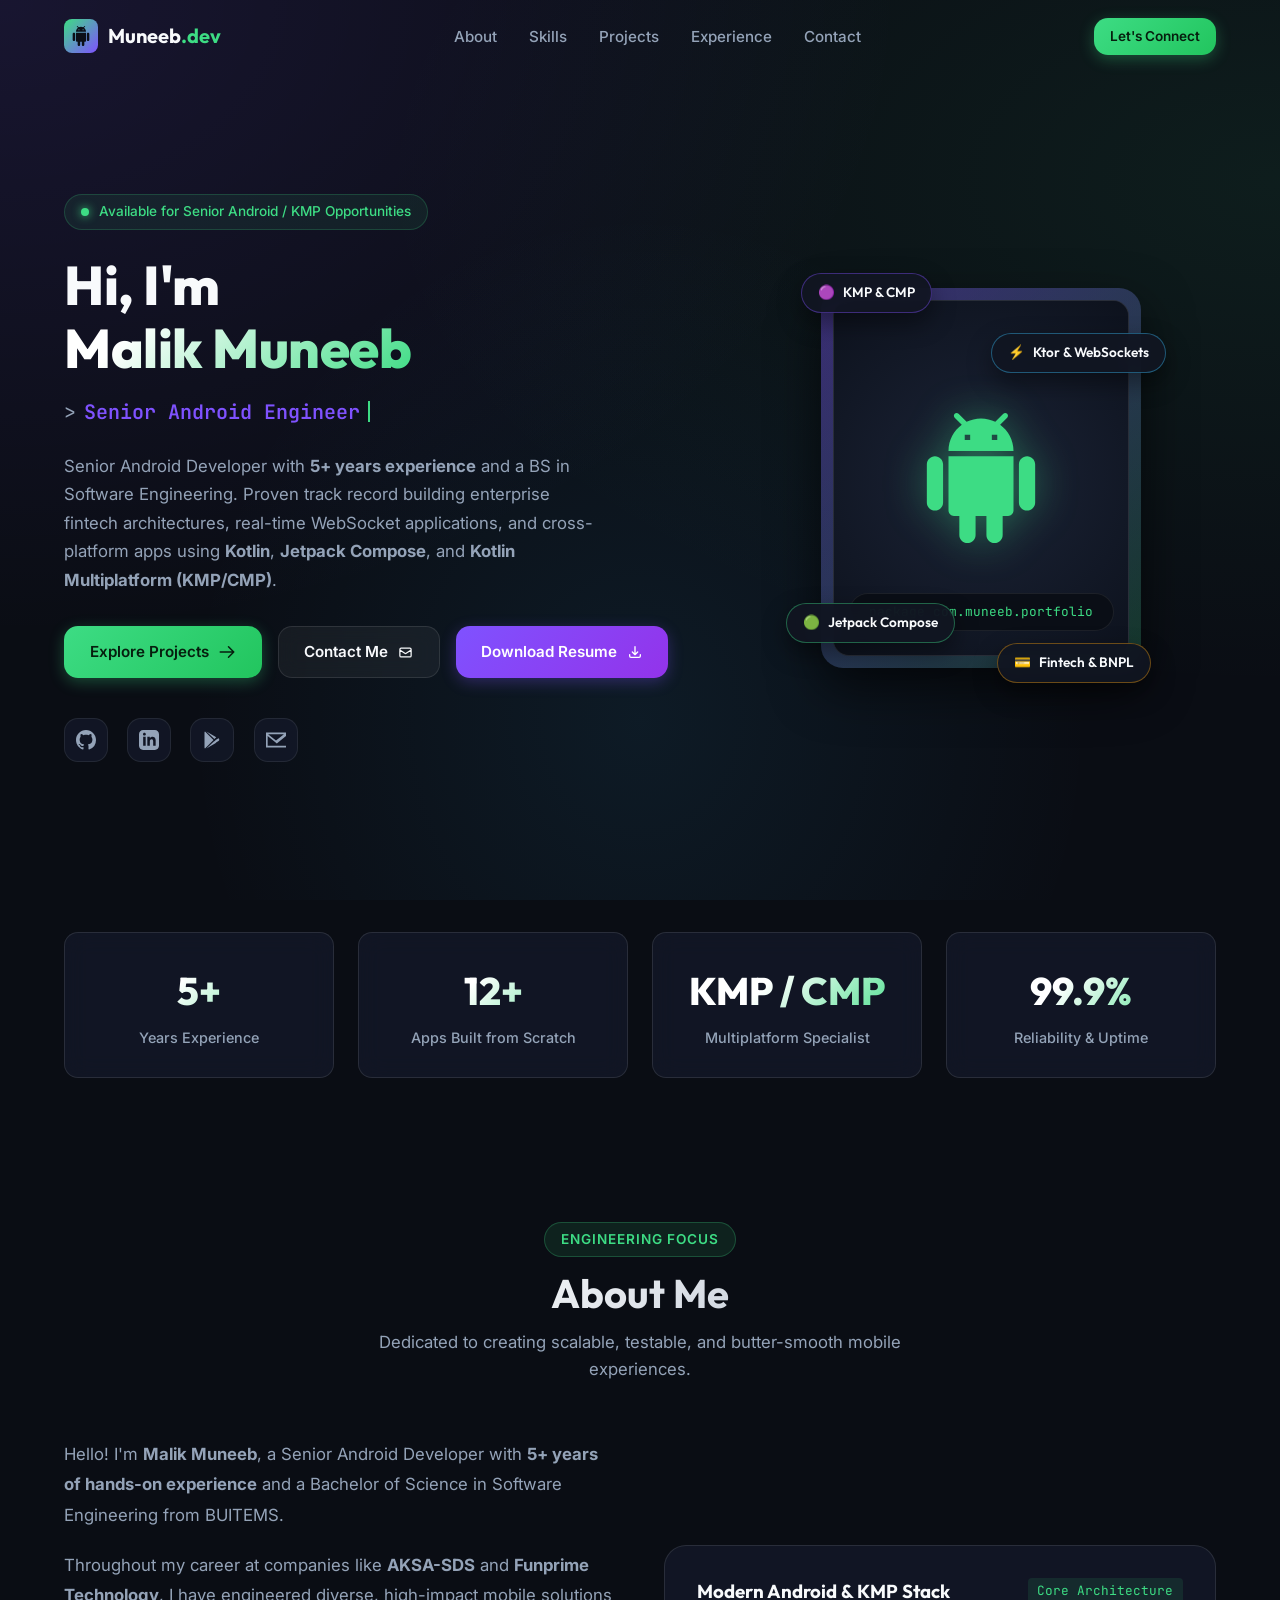
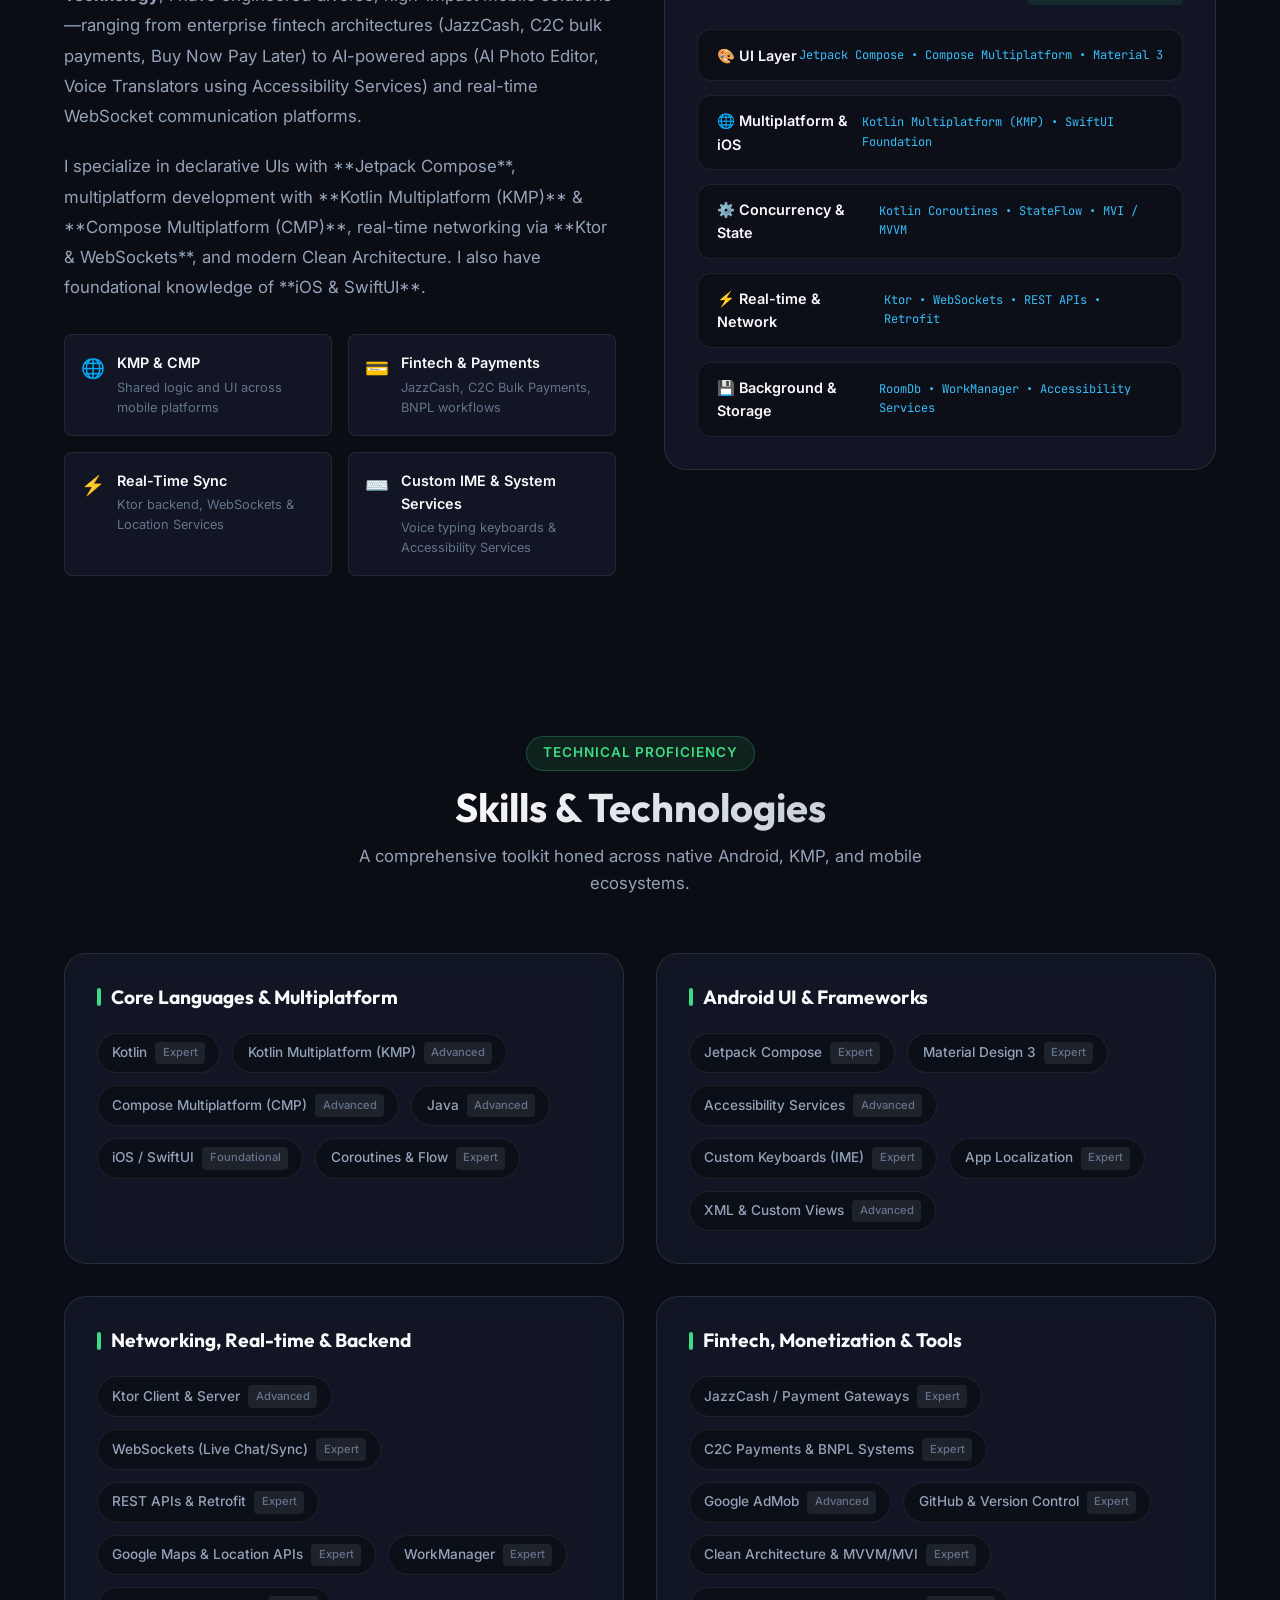
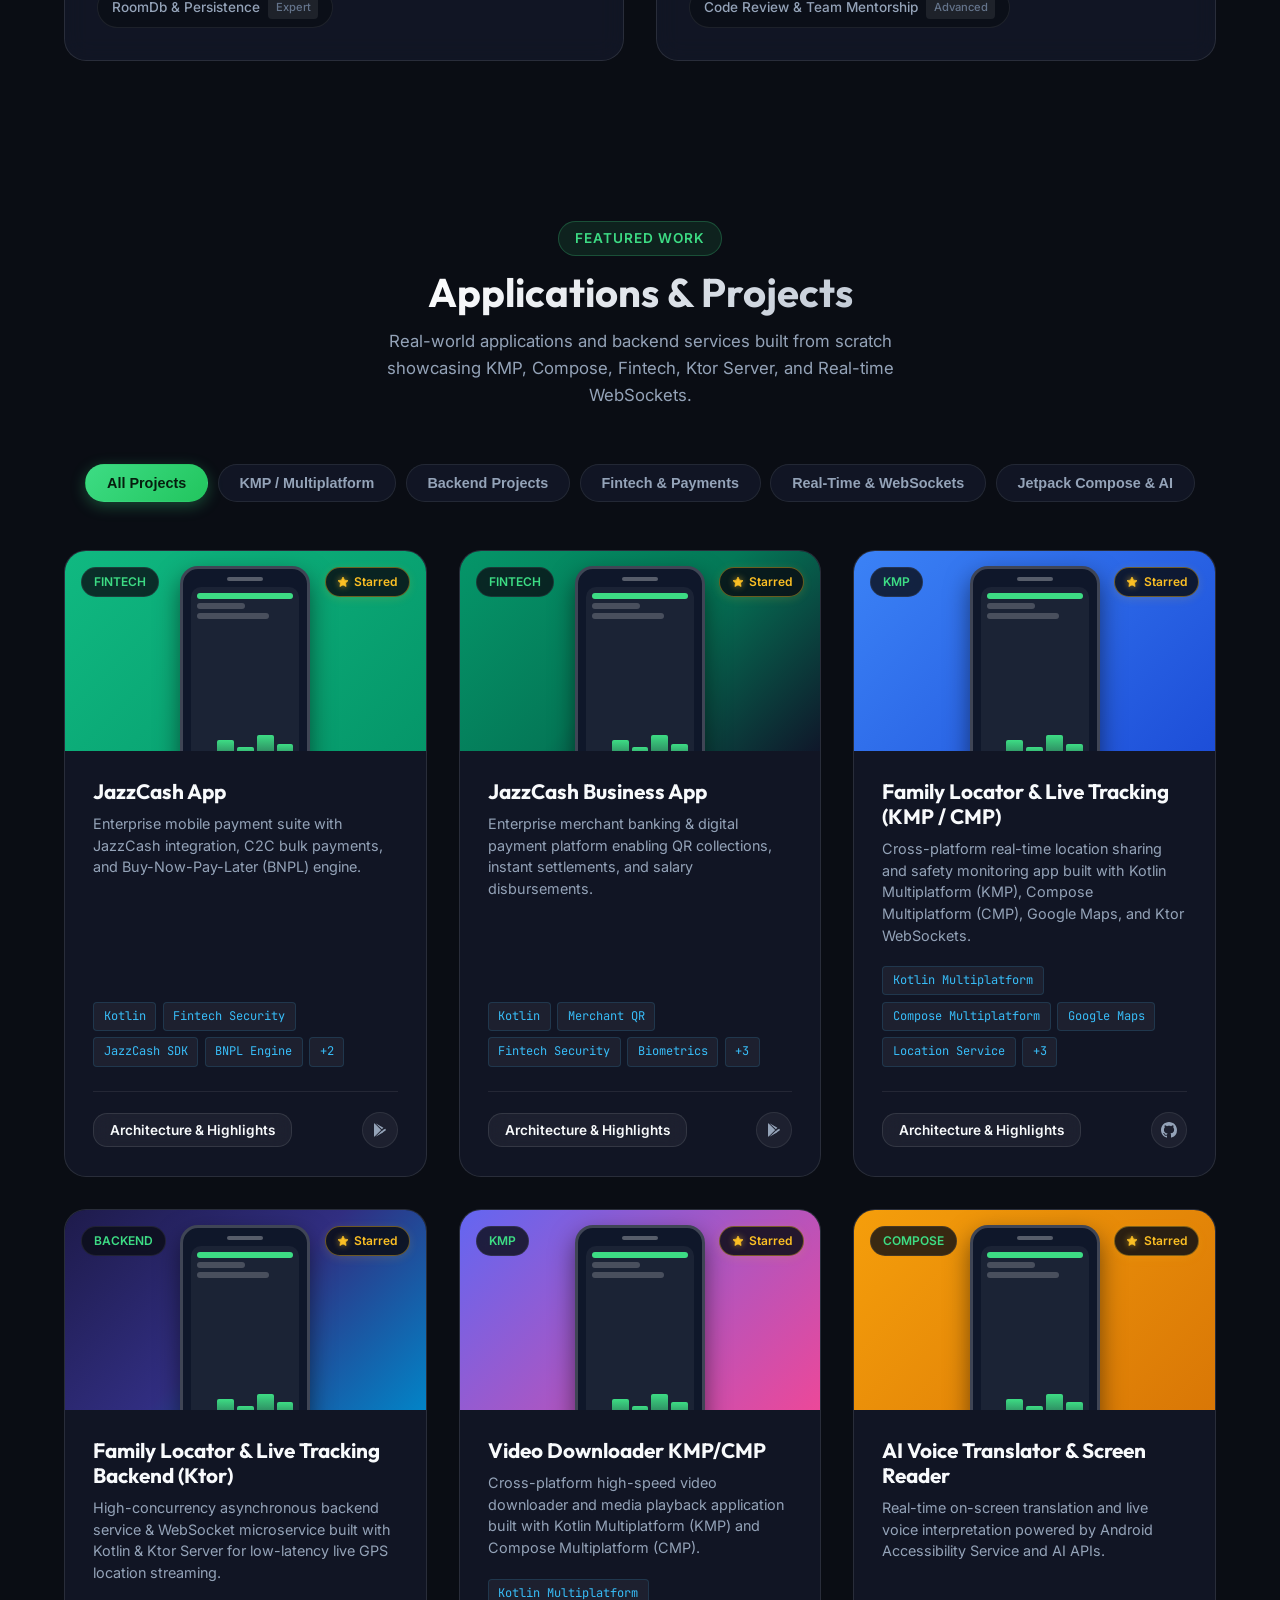
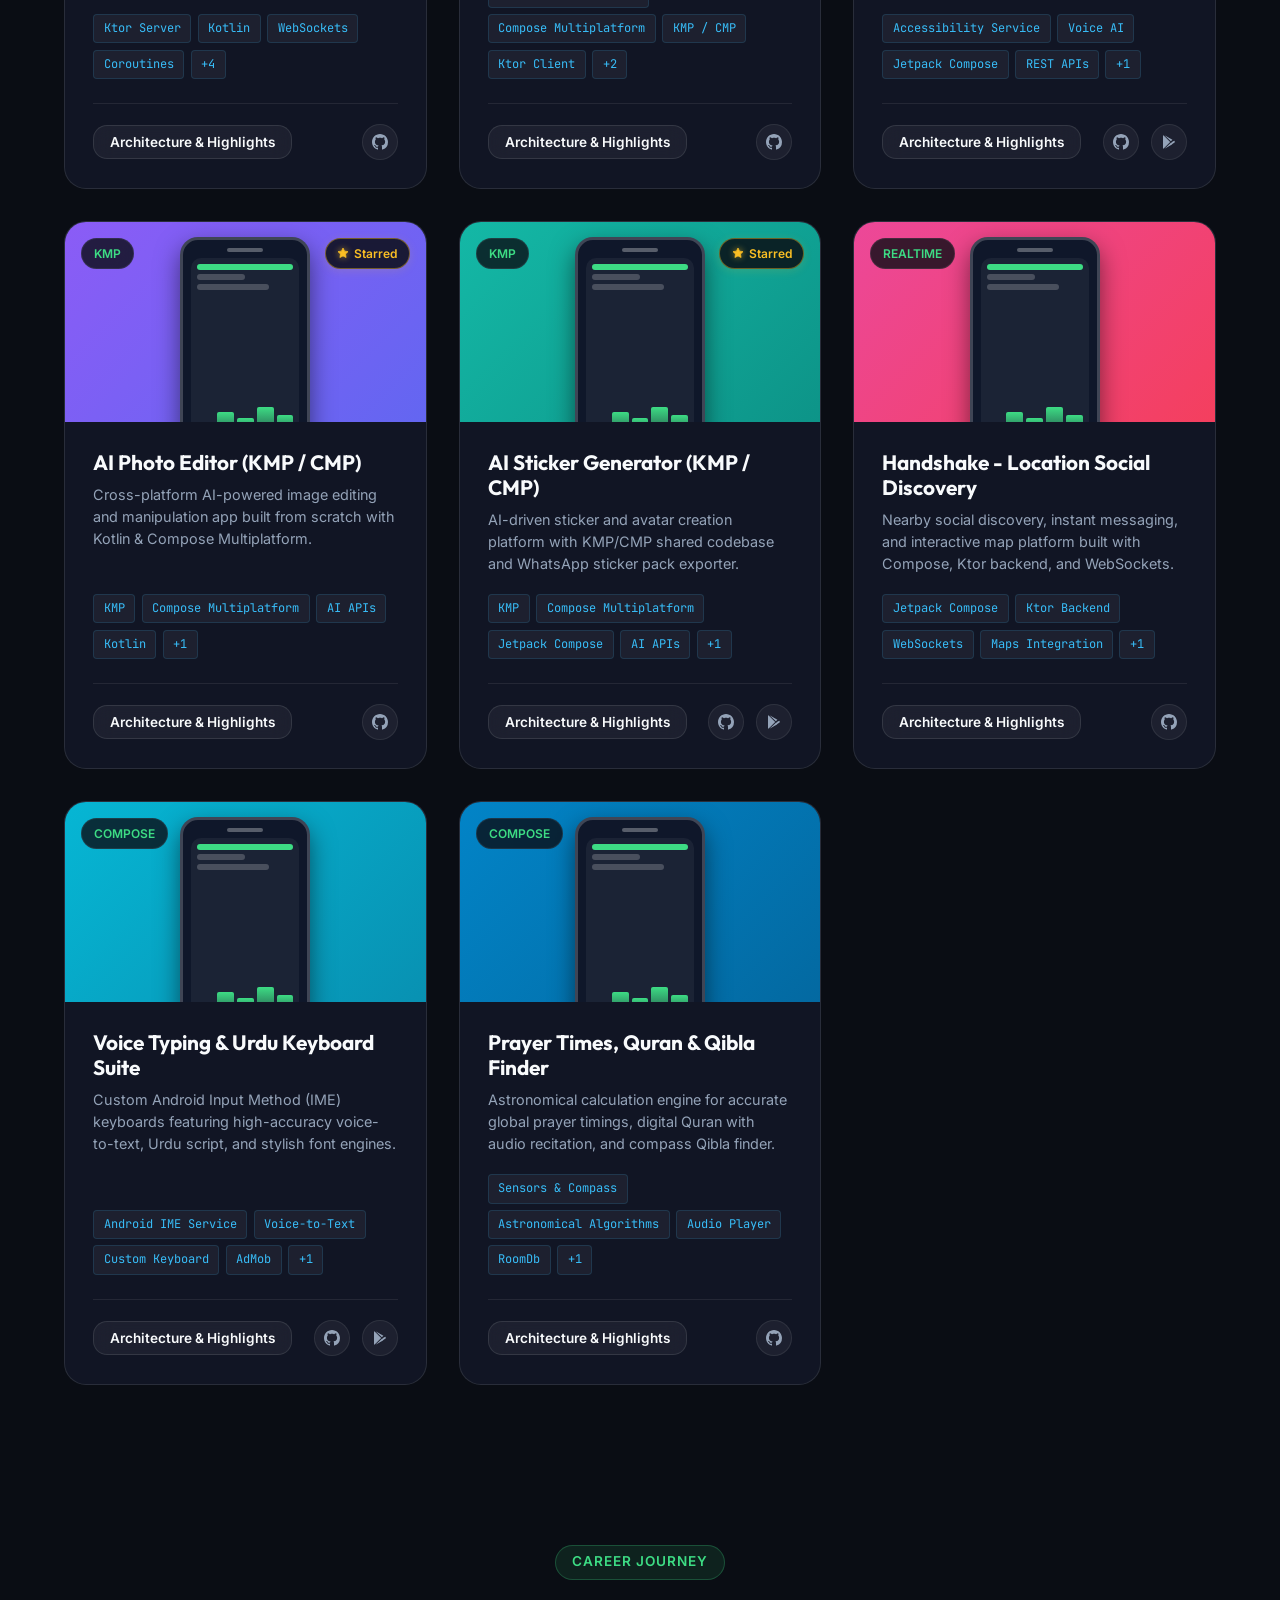
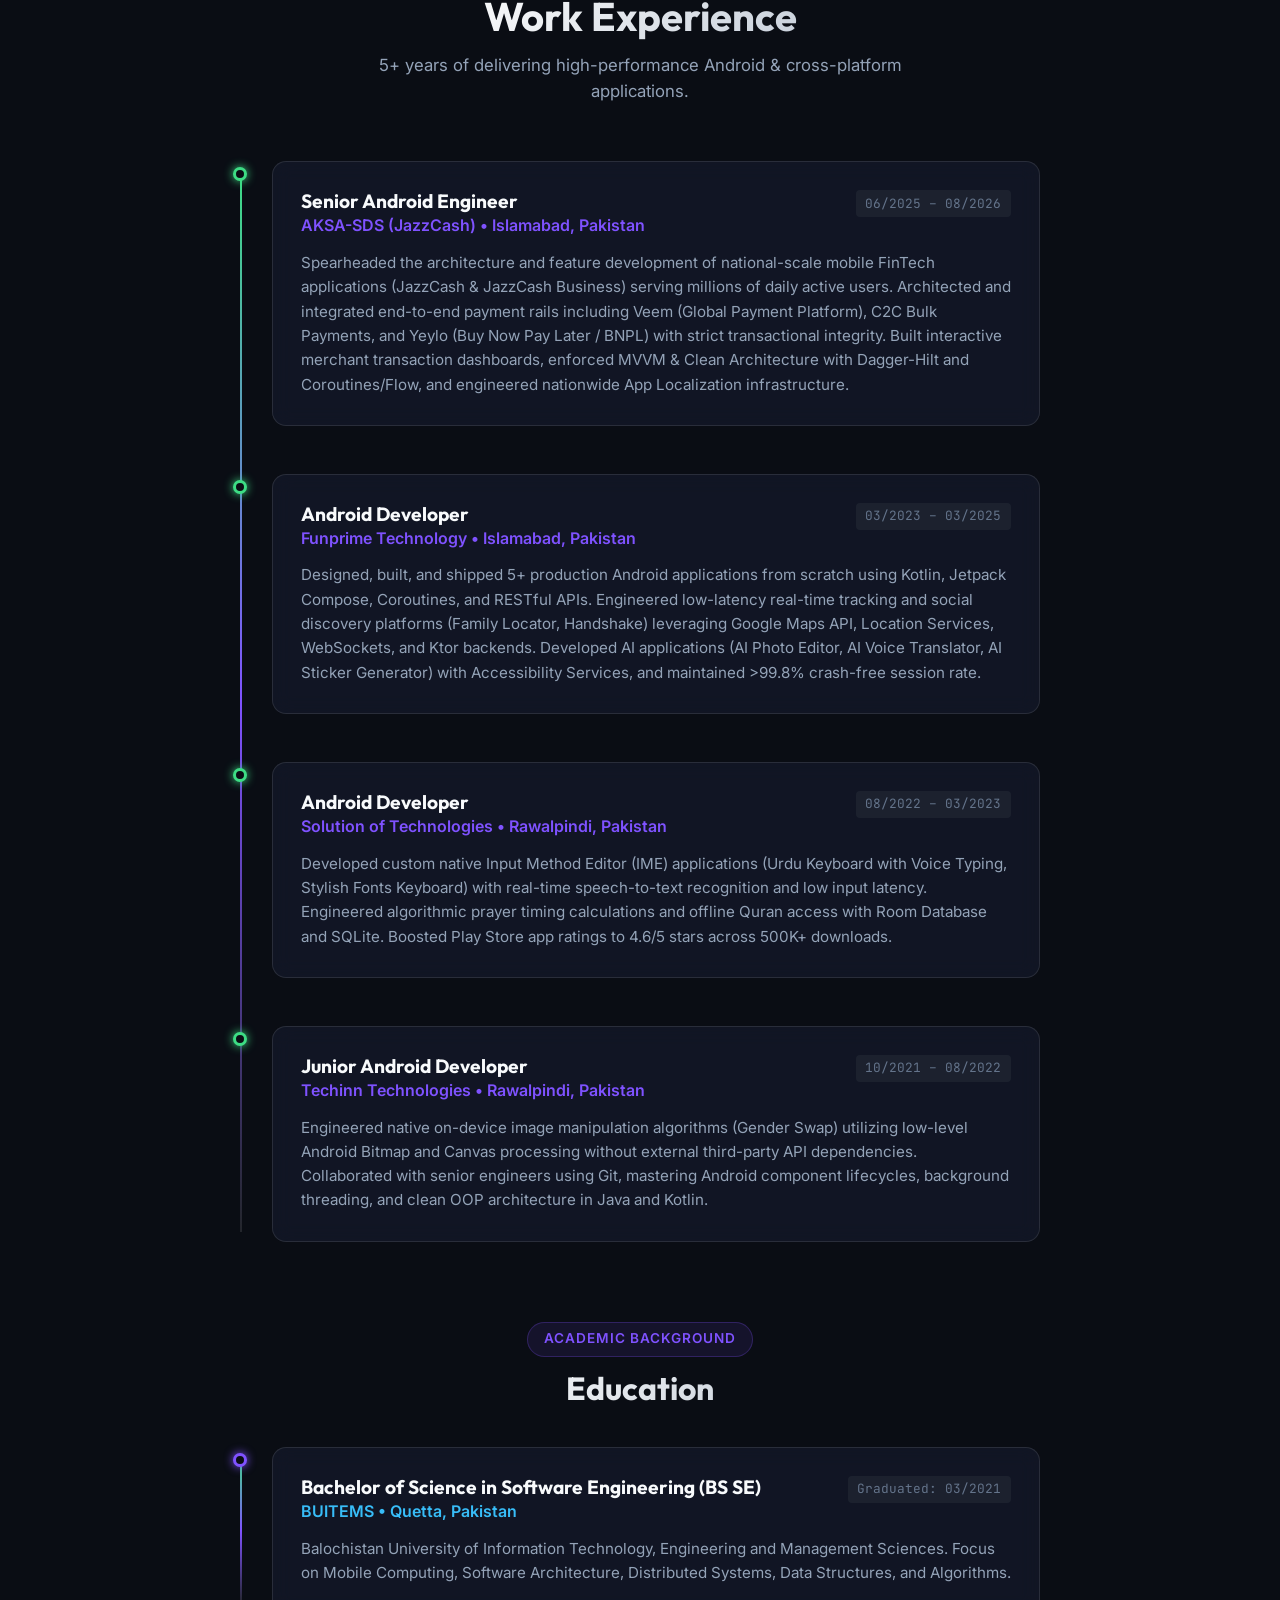
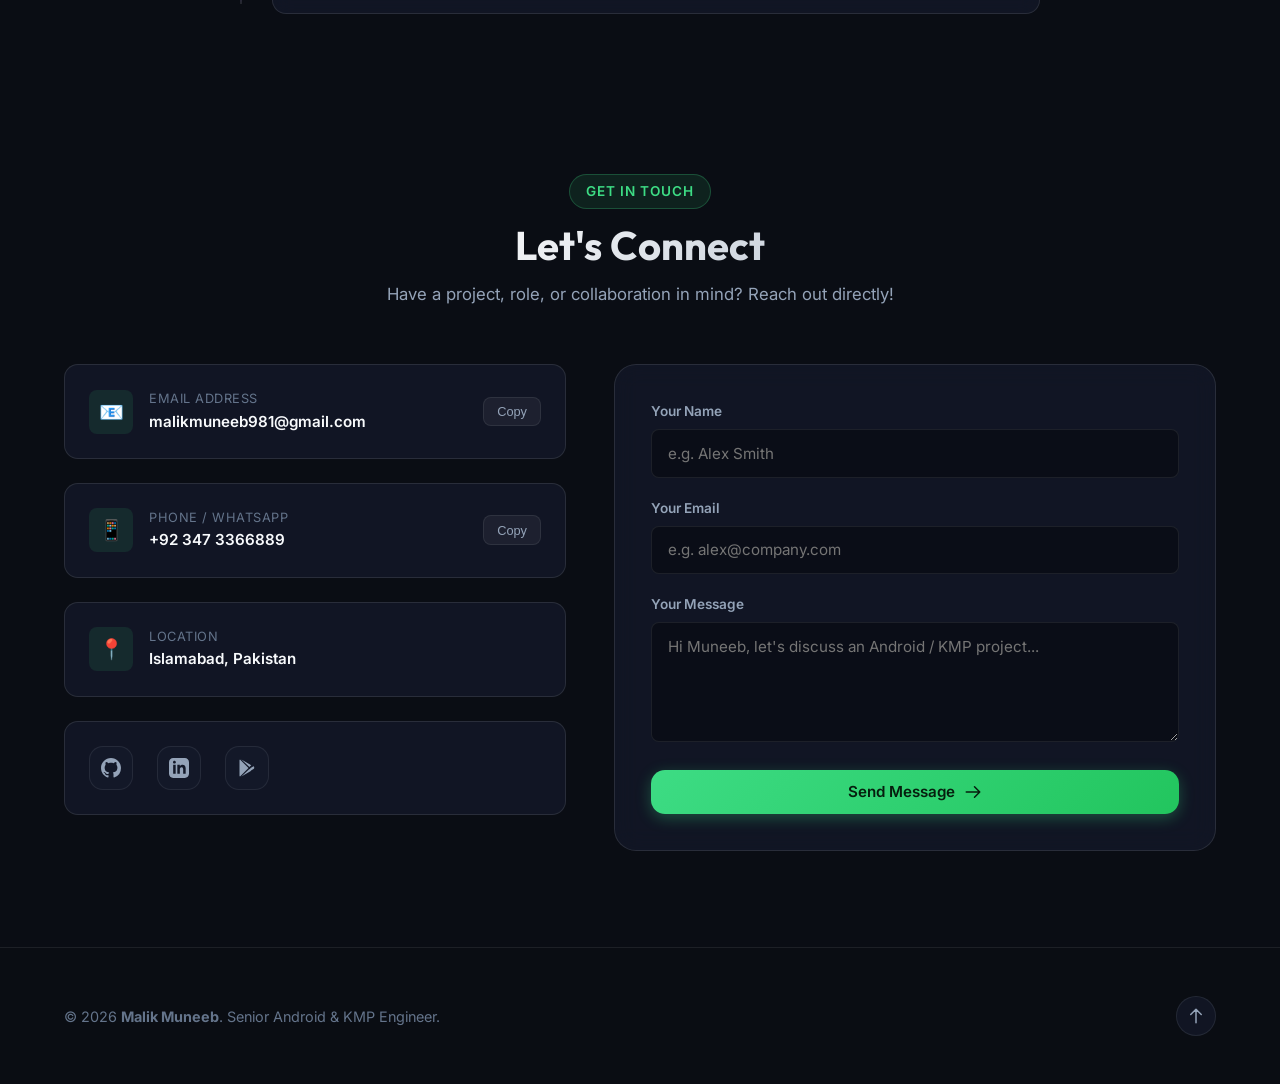
<file: index.html>
<!DOCTYPE html>
<html lang="en">
<head>
  <meta charset="UTF-8">
  <meta name="viewport" content="width=device-width, initial-scale=1.0">
  
  <!-- Primary Meta Tags -->
  <title>Malik Muneeb | Senior Android Engineer & KMP Specialist</title>
  <meta name="title" content="Malik Muneeb | Senior Android Engineer">
  <meta name="description" content="Portfolio of Malik Muneeb, Senior Android Engineer with 5+ years experience specializing in Kotlin, Jetpack Compose, Kotlin Multiplatform (KMP), Compose Multiplatform (CMP), Ktor, and WebSockets.">
  <meta name="keywords" content="Malik Muneeb, Android Developer, Kotlin Multiplatform, KMP, Compose Multiplatform, CMP, Jetpack Compose, Senior Android Engineer, Mobile Developer, Portfolio">
  <meta name="author" content="Malik Muneeb">

  <!-- Favicon (Android SVG) -->
  <link rel="icon" type="image/svg+xml" href="data:image/svg+xml,<svg xmlns='http://www.w3.org/2000/svg' viewBox='0 0 24 24' fill='%233DDC84'><path d='M6 18c0 .55.45 1 1 1h1v3.5c0 .83.67 1.5 1.5 1.5s1.5-.67 1.5-1.5V19h2v3.5c0 .83.67 1.5 1.5 1.5s1.5-.67 1.5-1.5V19h1c.55 0 1-.45 1-1V8H6v10zM3.5 8C2.67 8 2 8.67 2 9.5v7c0 .83.67 1.5 1.5 1.5S5 17.33 5 16.5v-7C5 8.67 4.33 8 3.5 8zm17 0c-.83 0-1.5.67-1.5 1.5v7c0 .83.67 1.5 1.5 1.5s1.5-.67 1.5-1.5v-7c0-.83-.67-1.5-1.5-1.5zm-4.97-5.84l1.3-1.3c.2-.2.2-.51 0-.71-.2-.2-.51-.2-.71 0l-1.48 1.48C13.85 1.23 12.95 1 12 1c-.96 0-1.86.23-2.66.63L7.85.15c-.2-.2-.51-.2-.71 0-.2.2-.2.51 0 .71l1.31 1.31C6.97 3.26 6 5.01 6 7h12c0-1.99-.97-3.75-2.47-4.84zM10 5H9V4h1v1zm5 0h-1V4h1v1z'/></svg>">

  <!-- Google Fonts -->
  <link rel="preconnect" href="https://fonts.googleapis.com">
  <link rel="preconnect" href="https://fonts.gstatic.com" crossorigin>
  <link href="https://fonts.googleapis.com/css2?family=Inter:wght@300;400;500;600;700&family=JetBrains+Mono:wght@400;500;600&family=Outfit:wght@500;600;700;800&display=swap" rel="stylesheet">

  <!-- CSS Stylesheets -->
  <link rel="stylesheet" href="css/style.css">
  <link rel="stylesheet" href="css/animations.css">
</head>
<body>

  <!-- ==========================================================================
       Header & Navbar
       ========================================================================== -->
  <header class="navbar" id="navbar">
    <div class="container nav-container">
      <a href="#hero" class="nav-logo" aria-label="Home">
        <span class="logo-badge">
          <!-- Android Robot Head Icon -->
          <svg width="20" height="20" viewBox="0 0 24 24" fill="currentColor">
            <path d="M6 18c0 .55.45 1 1 1h1v3.5c0 .83.67 1.5 1.5 1.5s1.5-.67 1.5-1.5V19h2v3.5c0 .83.67 1.5 1.5 1.5s1.5-.67 1.5-1.5V19h1c.55 0 1-.45 1-1V8H6v10zM3.5 8C2.67 8 2 8.67 2 9.5v7c0 .83.67 1.5 1.5 1.5S5 17.33 5 16.5v-7C5 8.67 4.33 8 3.5 8zm17 0c-.83 0-1.5.67-1.5 1.5v7c0 .83.67 1.5 1.5 1.5s1.5-.67 1.5-1.5v-7c0-.83-.67-1.5-1.5-1.5zm-4.97-5.84l1.3-1.3c.2-.2.2-.51 0-.71-.2-.2-.51-.2-.71 0l-1.48 1.48C13.85 1.23 12.95 1 12 1c-.96 0-1.86.23-2.66.63L7.85.15c-.2-.2-.51-.2-.71 0-.2.2-.2.51 0 .71l1.31 1.31C6.97 3.26 6 5.01 6 7h12c0-1.99-.97-3.75-2.47-4.84zM10 5H9V4h1v1zm5 0h-1V4h1v1z"/>
          </svg>
        </span>
        <span>Muneeb<span style="color: var(--accent-android);">.dev</span></span>
      </a>

      <nav>
        <ul class="nav-links">
          <li><a href="#about" class="nav-link">About</a></li>
          <li><a href="#skills" class="nav-link">Skills</a></li>
          <li><a href="#projects" class="nav-link">Projects</a></li>
          <li><a href="#experience" class="nav-link">Experience</a></li>
          <li><a href="#contact" class="nav-link">Contact</a></li>
        </ul>
      </nav>

      <div class="nav-actions">
        <a href="#contact" class="btn btn-primary btn-sm">Let's Connect</a>
        <button class="hamburger" aria-label="Toggle navigation" id="hamburger-btn">
          <span></span>
          <span></span>
          <span></span>
        </button>
      </div>
    </div>
  </header>

  <!-- ==========================================================================
       Hero Section
       ========================================================================== -->
  <section class="hero" id="hero">
    <div class="container hero-grid">
      <div class="hero-content">
        <div class="status-badge">
          <span class="status-beacon"></span>
          <span>Available for Senior Android / KMP Opportunities</span>
        </div>

        <h1 class="hero-title">
          Hi, I'm <br>
          <span class="name-highlight">Malik Muneeb</span>
        </h1>

        <div class="hero-role-wrapper">
          <span>&gt;</span>
          <span class="hero-role"></span>
          <span class="cursor"></span>
        </div>

        <p class="hero-description">
          Senior Android Developer with <strong>5+ years experience</strong> and a BS in Software Engineering. Proven track record building enterprise fintech architectures, real-time WebSocket applications, and cross-platform apps using <strong>Kotlin</strong>, <strong>Jetpack Compose</strong>, and <strong>Kotlin Multiplatform (KMP/CMP)</strong>.
        </p>

        <div class="hero-actions">
          <a href="#projects" class="btn btn-primary">
            <span>Explore Projects</span>
            <svg width="18" height="18" fill="none" stroke="currentColor" stroke-width="2" viewBox="0 0 24 24"><path stroke-linecap="round" stroke-linejoin="round" d="M14 5l7 7m0 0l-7 7m7-7H3"/></svg>
          </a>
          <a href="#contact" class="btn btn-secondary">
            <span>Contact Me</span>
            <svg width="15" height="15" fill="none" stroke="currentColor" stroke-width="2" viewBox="0 0 24 24"><path stroke-linecap="round" stroke-linejoin="round" d="M3 8l7.89 5.26a2 2 0 002.22 0L21 8M5 19h14a2 2 0 002-2V7a2 2 0 00-2-2H5a2 2 0 00-2 2v10a2 2 0 002 2z"/></svg>
          </a>
          <a href="assets/Malik_Muneeb_Resume.pdf" download="Malik_Muneeb_Resume.pdf" class="btn btn-kotlin" target="_blank">
            <span>Download Resume</span>
            <svg width="16" height="16" fill="none" stroke="currentColor" stroke-width="2" viewBox="0 0 24 24"><path stroke-linecap="round" stroke-linejoin="round" d="M4 16v2a2 2 0 002 2h12a2 2 0 002-2v-2m-4-4l-4 4m0 0l-4-4m4 4V4"/></svg>
          </a>
        </div>

        <div class="hero-socials">
          <a href="https://github.com/malikmuneeb981" target="_blank" rel="noopener noreferrer" class="social-link" title="GitHub Profile">
            <svg width="20" height="20" fill="currentColor" viewBox="0 0 24 24"><path d="M12 0C5.37 0 0 5.37 0 12c0 5.31 3.435 9.795 8.205 11.385.6.105.825-.255.825-.57 0-.285-.015-1.23-.015-2.235-3.015.555-3.795-.735-4.035-1.41-.135-.345-.72-1.41-1.23-1.695-.42-.225-1.02-.78-.015-.795.945-.015 1.62.87 1.845 1.23 1.08 1.815 2.805 1.305 3.495.99.105-.78.42-1.305.765-1.605-2.67-.3-5.46-1.335-5.46-5.925 0-1.305.465-2.385 1.23-3.225-.12-.3-.54-1.53.12-3.18 0 0 1.005-.315 3.3 1.23.96-.27 1.98-.405 3-.405s2.04.135 3 .405c2.295-1.56 3.3-1.23 3.3-1.23.66 1.65.24 2.88.12 3.18.765.84 1.23 1.905 1.23 3.225 0 4.605-2.805 5.625-5.475 5.925.435.375.81 1.095.81 2.22 0 1.605-.015 2.895-.015 3.3 0 .315.225.69.825.57A12.02 12.02 0 0024 12c0-6.63-5.37-12-12-12z"/></svg>
          </a>
          <a href="https://www.linkedin.com/in/malik-muneeb-59b293165/" target="_blank" rel="noopener noreferrer" class="social-link" title="LinkedIn Profile">
            <svg width="20" height="20" fill="currentColor" viewBox="0 0 24 24"><path d="M19 0h-14c-2.761 0-5 2.239-5 5v14c0 2.761 2.239 5 5 5h14c2.762 0 5-2.239 5-5v-14c0-2.761-2.238-5-5-5zm-11 19h-3v-11h3v11zm-1.5-12.268c-.966 0-1.75-.79-1.75-1.764s.784-1.764 1.75-1.764 1.75.79 1.75 1.764-.783 1.764-1.75 1.764zm13.5 12.268h-3v-5.604c0-3.368-4-3.113-4 0v5.604h-3v-11h3v1.765c1.396-2.586 7-2.777 7 2.476v6.759z"/></svg>
          </a>
          <a href="https://play.google.com/store/search?q=pub%3AScarlet%20studio&c=apps&hl=en" target="_blank" rel="noopener noreferrer" class="social-link" title="Google Play Store">
            <svg width="20" height="20" fill="currentColor" viewBox="0 0 24 24"><path d="M3.609 1.814L13.792 12 3.61 22.186a2.38 2.38 0 0 1-.61-.954V2.768c.15-.37.362-.697.609-.954zm11.246 11.248l2.25 2.25-11.83 6.83 9.58-9.08zm0-2.124l-9.58-9.08 11.83 6.83-2.25 2.25zm1.488 1.062l3.434-1.982a1.868 1.868 0 0 1 0 3.238l-3.434 1.982-1.062-1.619 1.062-1.619z"/></svg>
          </a>
          <a href="https://mail.google.com/mail/?view=cm&fs=1&to=malikmuneeb981@gmail.com" target="_blank" rel="noopener noreferrer" class="social-link" title="Send Email via Gmail">
            <svg width="20" height="20" fill="currentColor" viewBox="0 0 24 24"><path d="M0 3v18h24v-18h-24zm21.518 2l-9.518 7.713-9.518-7.713h19.036zm-19.518 14v-11.817l9.214 7.466 1.786 1.448 1.786-1.448 9.214-7.466v11.817h-22z"/></svg>
          </a>
        </div>
      </div>

      <!-- Hero Visual / Graphic / Glowing Card -->
      <div class="hero-visual">
        <div class="avatar-wrapper">
          <div class="avatar-inner">
            <div class="avatar-img-placeholder">
              <svg class="avatar-robot-icon" viewBox="0 0 24 24" fill="#3DDC84">
                <path d="M6 18c0 .55.45 1 1 1h1v3.5c0 .83.67 1.5 1.5 1.5s1.5-.67 1.5-1.5V19h2v3.5c0 .83.67 1.5 1.5 1.5s1.5-.67 1.5-1.5V19h1c.55 0 1-.45 1-1V8H6v10zM3.5 8C2.67 8 2 8.67 2 9.5v7c0 .83.67 1.5 1.5 1.5S5 17.33 5 16.5v-7C5 8.67 4.33 8 3.5 8zm17 0c-.83 0-1.5.67-1.5 1.5v7c0 .83.67 1.5 1.5 1.5s1.5-.67 1.5-1.5v-7c0-.83-.67-1.5-1.5-1.5zm-4.97-5.84l1.3-1.3c.2-.2.2-.51 0-.71-.2-.2-.51-.2-.71 0l-1.48 1.48C13.85 1.23 12.95 1 12 1c-.96 0-1.86.23-2.66.63L7.85.15c-.2-.2-.51-.2-.71 0-.2.2-.2.51 0 .71l1.31 1.31C6.97 3.26 6 5.01 6 7h12c0-1.99-.97-3.75-2.47-4.84zM10 5H9V4h1v1zm5 0h-1V4h1v1z"/>
              </svg>
              <div class="avatar-caption">package com.muneeb.portfolio</div>
            </div>
          </div>

          <!-- Floating Badges -->
          <div class="floating-chip chip-1">
            <span style="color: var(--accent-kotlin);">🟣</span> KMP & CMP
          </div>
          <div class="floating-chip chip-2">
            <span style="color: var(--accent-android);">🟢</span> Jetpack Compose
          </div>
          <div class="floating-chip chip-3">
            <span style="color: var(--accent-cyan);">⚡</span> Ktor & WebSockets
          </div>
          <div class="floating-chip chip-4">
            <span style="color: var(--accent-amber);">💳</span> Fintech & BNPL
          </div>
        </div>
      </div>
    </div>
  </section>

  <!-- ==========================================================================
       Stats Bar
       ========================================================================== -->
  <section class="stats-section">
    <div class="container">
      <div class="stats-grid" id="stats-grid">
        <!-- Rendered via JS -->
      </div>
    </div>
  </section>

  <!-- ==========================================================================
       About Section
       ========================================================================== -->
  <section class="about-section" id="about">
    <div class="container">
      <div class="section-header">
        <span class="section-tag">Engineering Focus</span>
        <h2 class="section-title">About Me</h2>
        <p class="section-subtitle">Dedicated to creating scalable, testable, and butter-smooth mobile experiences.</p>
      </div>

      <div class="about-grid">
        <div class="about-text">
          <p>
            Hello! I'm <strong>Malik Muneeb</strong>, a Senior Android Developer with <strong>5+ years of hands-on experience</strong> and a Bachelor of Science in Software Engineering from BUITEMS.
          </p>
          <p>
            Throughout my career at companies like <strong>AKSA-SDS</strong> and <strong>Funprime Technology</strong>, I have engineered diverse, high-impact mobile solutions—ranging from enterprise fintech architectures (JazzCash, C2C bulk payments, Buy Now Pay Later) to AI-powered apps (AI Photo Editor, Voice Translators using Accessibility Services) and real-time WebSocket communication platforms.
          </p>
          <p>
            I specialize in declarative UIs with **Jetpack Compose**, multiplatform development with **Kotlin Multiplatform (KMP)** & **Compose Multiplatform (CMP)**, real-time networking via **Ktor & WebSockets**, and modern Clean Architecture. I also have foundational knowledge of **iOS & SwiftUI**.
          </p>

          <div class="about-highlights">
            <div class="highlight-item">
              <div class="highlight-icon">🌐</div>
              <div>
                <div class="highlight-title">KMP & CMP</div>
                <div class="highlight-desc">Shared logic and UI across mobile platforms</div>
              </div>
            </div>
            <div class="highlight-item">
              <div class="highlight-icon">💳</div>
              <div>
                <div class="highlight-title">Fintech & Payments</div>
                <div class="highlight-desc">JazzCash, C2C Bulk Payments, BNPL workflows</div>
              </div>
            </div>
            <div class="highlight-item">
              <div class="highlight-icon">⚡</div>
              <div>
                <div class="highlight-title">Real-Time Sync</div>
                <div class="highlight-desc">Ktor backend, WebSockets & Location Services</div>
              </div>
            </div>
            <div class="highlight-item">
              <div class="highlight-icon">⌨️</div>
              <div>
                <div class="highlight-title">Custom IME & System Services</div>
                <div class="highlight-desc">Voice typing keyboards & Accessibility Services</div>
              </div>
            </div>
          </div>
        </div>

        <!-- Architecture Stack Visual -->
        <div class="about-architecture-card">
          <div class="arch-header">
            <h3>Modern Android & KMP Stack</h3>
            <span class="arch-tag">Core Architecture</span>
          </div>

          <div class="arch-layers">
            <div class="arch-layer">
              <span class="arch-layer-name">🎨 UI Layer</span>
              <span class="arch-layer-tech">Jetpack Compose • Compose Multiplatform • Material 3</span>
            </div>
            <div class="arch-layer">
              <span class="arch-layer-name">🌐 Multiplatform & iOS</span>
              <span class="arch-layer-tech">Kotlin Multiplatform (KMP) • SwiftUI Foundation</span>
            </div>
            <div class="arch-layer">
              <span class="arch-layer-name">⚙️ Concurrency & State</span>
              <span class="arch-layer-tech">Kotlin Coroutines • StateFlow • MVI / MVVM</span>
            </div>
            <div class="arch-layer">
              <span class="arch-layer-name">⚡ Real-time & Network</span>
              <span class="arch-layer-tech">Ktor • WebSockets • REST APIs • Retrofit</span>
            </div>
            <div class="arch-layer">
              <span class="arch-layer-name">💾 Background & Storage</span>
              <span class="arch-layer-tech">RoomDb • WorkManager • Accessibility Services</span>
            </div>
          </div>
        </div>
      </div>
    </div>
  </section>

  <!-- ==========================================================================
       Skills Section
       ========================================================================== -->
  <section class="skills-section" id="skills">
    <div class="container">
      <div class="section-header">
        <span class="section-tag">Technical Proficiency</span>
        <h2 class="section-title">Skills & Technologies</h2>
        <p class="section-subtitle">A comprehensive toolkit honed across native Android, KMP, and mobile ecosystems.</p>
      </div>

      <div class="skills-container" id="skills-container">
        <!-- Rendered via JS -->
      </div>
    </div>
  </section>

  <!-- ==========================================================================
       Projects Section
       ========================================================================== -->
  <section class="projects-section" id="projects">
    <div class="container">
      <div class="section-header">
        <span class="section-tag">Featured Work</span>
        <h2 class="section-title">Applications & Projects</h2>
        <p class="section-subtitle">Real-world applications and backend services built from scratch showcasing KMP, Compose, Fintech, Ktor Server, and Real-time WebSockets.</p>
      </div>

      <div class="project-filters">
        <button class="filter-btn active" data-filter="all">All Projects</button>
        <button class="filter-btn" data-filter="kmp">KMP / Multiplatform</button>
        <button class="filter-btn" data-filter="backend">Backend Projects</button>
        <button class="filter-btn" data-filter="fintech">Fintech & Payments</button>
        <button class="filter-btn" data-filter="realtime">Real-Time & WebSockets</button>
        <button class="filter-btn" data-filter="compose">Jetpack Compose & AI</button>
      </div>

      <div class="projects-grid" id="projects-grid">
        <!-- Rendered via JS -->
      </div>
    </div>
  </section>

  <!-- ==========================================================================
       Experience & Education Section
       ========================================================================== -->
  <section class="experience-section" id="experience">
    <div class="container">
      <div class="section-header">
        <span class="section-tag">Career Journey</span>
        <h2 class="section-title">Work Experience</h2>
        <p class="section-subtitle">5+ years of delivering high-performance Android & cross-platform applications.</p>
      </div>

      <div class="timeline" id="experience-timeline">
        <!-- Rendered via JS -->
      </div>

      <!-- Education Subsection -->
      <div style="margin-top: 5rem;">
        <div class="section-header" style="margin-bottom: 2.5rem;">
          <span class="section-tag" style="background: rgba(127, 82, 255, 0.1); border-color: rgba(127, 82, 255, 0.25); color: var(--accent-kotlin);">Academic Background</span>
          <h2 class="section-title" style="font-size: 2rem;">Education</h2>
        </div>

        <div class="timeline" id="education-container">
          <!-- Rendered via JS -->
        </div>
      </div>
    </div>
  </section>

  <!-- ==========================================================================
       Contact Section
       ========================================================================== -->
  <section class="contact-section" id="contact">
    <div class="container">
      <div class="section-header">
        <span class="section-tag">Get In Touch</span>
        <h2 class="section-title">Let's Connect</h2>
        <p class="section-subtitle">Have a project, role, or collaboration in mind? Reach out directly!</p>
      </div>

      <div class="contact-grid">
        <div class="contact-info">
          <!-- Email Card -->
          <div class="contact-card">
            <div class="contact-card-left">
              <div class="contact-icon-box">📧</div>
              <div>
                <div class="contact-label">Email Address</div>
                <div class="contact-val">malikmuneeb981@gmail.com</div>
              </div>
            </div>
            <button class="copy-btn" data-copy="malikmuneeb981@gmail.com" title="Copy Email">Copy</button>
          </div>

          <!-- Phone Card -->
          <div class="contact-card">
            <div class="contact-card-left">
              <div class="contact-icon-box">📱</div>
              <div>
                <div class="contact-label">Phone / WhatsApp</div>
                <div class="contact-val">+92 347 3366889</div>
              </div>
            </div>
            <button class="copy-btn" data-copy="+92 347 3366889" title="Copy Phone Number">Copy</button>
          </div>

          <!-- Location Card -->
          <div class="contact-card">
            <div class="contact-card-left">
              <div class="contact-icon-box">📍</div>
              <div>
                <div class="contact-label">Location</div>
                <div class="contact-val">Islamabad, Pakistan</div>
              </div>
            </div>
          </div>

          <!-- Socials Connect Card -->
          <div class="contact-card" style="justify-content: flex-start; gap: 1.5rem;">
            <a href="https://github.com/malikmuneeb981" target="_blank" rel="noopener noreferrer" class="social-link" title="GitHub">
              <svg width="20" height="20" fill="currentColor" viewBox="0 0 24 24"><path d="M12 0C5.37 0 0 5.37 0 12c0 5.31 3.435 9.795 8.205 11.385.6.105.825-.255.825-.57 0-.285-.015-1.23-.015-2.235-3.015.555-3.795-.735-4.035-1.41-.135-.345-.72-1.41-1.23-1.695-.42-.225-1.02-.78-.015-.795.945-.015 1.62.87 1.845 1.23 1.08 1.815 2.805 1.305 3.495.99.105-.78.42-1.305.765-1.605-2.67-.3-5.46-1.335-5.46-5.925 0-1.305.465-2.385 1.23-3.225-.12-.3-.54-1.53.12-3.18 0 0 1.005-.315 3.3 1.23.96-.27 1.98-.405 3-.405s2.04.135 3 .405c2.295-1.56 3.3-1.23 3.3-1.23.66 1.65.24 2.88.12 3.18.765.84 1.23 1.905 1.23 3.225 0 4.605-2.805 5.625-5.475 5.925.435.375.81 1.095.81 2.22 0 1.605-.015 2.895-.015 3.3 0 .315.225.69.825.57A12.02 12.02 0 0024 12c0-6.63-5.37-12-12-12z"/></svg>
            </a>
            <a href="https://www.linkedin.com/in/malik-muneeb-59b293165/" target="_blank" rel="noopener noreferrer" class="social-link" title="LinkedIn">
              <svg width="20" height="20" fill="currentColor" viewBox="0 0 24 24"><path d="M19 0h-14c-2.761 0-5 2.239-5 5v14c0 2.761 2.239 5 5 5h14c2.762 0 5-2.239 5-5v-14c0-2.761-2.238-5-5-5zm-11 19h-3v-11h3v11zm-1.5-12.268c-.966 0-1.75-.79-1.75-1.764s.784-1.764 1.75-1.764 1.75.79 1.75 1.764-.783 1.764-1.75 1.764zm13.5 12.268h-3v-5.604c0-3.368-4-3.113-4 0v5.604h-3v-11h3v1.765c1.396-2.586 7-2.777 7 2.476v6.759z"/></svg>
            </a>
            <a href="https://play.google.com" target="_blank" rel="noopener noreferrer" class="social-link" title="Google Play">
              <svg width="20" height="20" fill="currentColor" viewBox="0 0 24 24"><path d="M3.609 1.814L13.792 12 3.61 22.186a2.38 2.38 0 0 1-.61-.954V2.768c.15-.37.362-.697.609-.954zm11.246 11.248l2.25 2.25-11.83 6.83 9.58-9.08zm0-2.124l-9.58-9.08 11.83 6.83-2.25 2.25zm1.488 1.062l3.434-1.982a1.868 1.868 0 0 1 0 3.238l-3.434 1.982-1.062-1.619 1.062-1.619z"/></svg>
            </a>
          </div>
        </div>

        <!-- Contact Form -->
        <form class="contact-form" id="contact-form">
          <div class="form-group">
            <label class="form-label" for="form-name">Your Name</label>
            <input type="text" id="form-name" class="form-control" placeholder="e.g. Alex Smith" required>
          </div>

          <div class="form-group">
            <label class="form-label" for="form-email">Your Email</label>
            <input type="email" id="form-email" class="form-control" placeholder="e.g. alex@company.com" required>
          </div>

          <div class="form-group">
            <label class="form-label" for="form-message">Your Message</label>
            <textarea id="form-message" class="form-control" placeholder="Hi Muneeb, let's discuss an Android / KMP project..." required></textarea>
          </div>

          <button type="submit" class="btn btn-primary" style="width: 100%;">
            <span>Send Message</span>
            <svg width="18" height="18" fill="none" stroke="currentColor" stroke-width="2" viewBox="0 0 24 24"><path stroke-linecap="round" stroke-linejoin="round" d="M14 5l7 7m0 0l-7 7m7-7H3"/></svg>
          </button>
        </form>
      </div>
    </div>
  </section>

  <!-- ==========================================================================
       Footer
       ========================================================================== -->
  <footer class="footer">
    <div class="container footer-container">
      <div class="footer-text">
        &copy; 2026 <strong>Malik Muneeb</strong>. Senior Android & KMP Engineer.
      </div>
      <button class="back-to-top" aria-label="Back to top">
        <svg width="18" height="18" fill="none" stroke="currentColor" stroke-width="2" viewBox="0 0 24 24"><path stroke-linecap="round" stroke-linejoin="round" d="M5 10l7-7m0 0l7 7m-7-7v18"/></svg>
      </button>
    </div>
  </footer>

  <!-- ==========================================================================
       Project Detail Modal Dialog
       ========================================================================== -->
  <div class="modal-overlay" id="project-modal" role="dialog" aria-modal="true">
    <div class="modal-container">
      <div class="modal-header">
        <div>
          <h2 id="modal-title" style="font-size: 1.5rem; font-weight: 700;">Project Title</h2>
          <p id="modal-tagline" style="color: var(--text-secondary); font-size: 0.95rem; margin-top: 0.25rem;">Project Tagline</p>
        </div>
        <button class="modal-close-btn" id="modal-close" aria-label="Close modal">&times;</button>
      </div>

      <div class="modal-body">
        <div class="modal-section-title">Tech Stack & Tools</div>
        <div class="project-tags" id="modal-tags"></div>

        <div class="modal-section-title">Key Technical Highlights</div>
        <ul class="modal-highlights-list" id="modal-highlights"></ul>

        <div class="modal-section-title">Architecture & System Design</div>
        <div class="modal-arch-box" id="modal-architecture"></div>
      </div>

      <div class="modal-footer">
        <a id="modal-github" href="#" target="_blank" rel="noopener noreferrer" class="btn btn-secondary btn-sm">
          <svg width="16" height="16" fill="currentColor" viewBox="0 0 24 24"><path d="M12 0C5.37 0 0 5.37 0 12c0 5.31 3.435 9.795 8.205 11.385.6.105.825-.255.825-.57 0-.285-.015-1.23-.015-2.235-3.015.555-3.795-.735-4.035-1.41-.135-.345-.72-1.41-1.23-1.695-.42-.225-1.02-.78-.015-.795.945-.015 1.62.87 1.845 1.23 1.08 1.815 2.805 1.305 3.495.99.105-.78.42-1.305.765-1.605-2.67-.3-5.46-1.335-5.46-5.925 0-1.305.465-2.385 1.23-3.225-.12-.3-.54-1.53.12-3.18 0 0 1.005-.315 3.3 1.23.96-.27 1.98-.405 3-.405s2.04.135 3 .405c2.295-1.56 3.3-1.23 3.3-1.23.66 1.65.24 2.88.12 3.18.765.84 1.23 1.905 1.23 3.225 0 4.605-2.805 5.625-5.475 5.925.435.375.81 1.095.81 2.22 0 1.605-.015 2.895-.015 3.3 0 .315.225.69.825.57A12.02 12.02 0 0024 12c0-6.63-5.37-12-12-12z"/></svg>
          <span>View Source Code</span>
        </a>
        <a id="modal-playstore" href="#" target="_blank" rel="noopener noreferrer" class="btn btn-primary btn-sm">
          <svg width="16" height="16" fill="currentColor" viewBox="0 0 24 24"><path d="M3.609 1.814L13.792 12 3.61 22.186a2.38 2.38 0 0 1-.61-.954V2.768c.15-.37.362-.697.609-.954zm11.246 11.248l2.25 2.25-11.83 6.83 9.58-9.08zm0-2.124l-9.58-9.08 11.83 6.83-2.25 2.25zm1.488 1.062l3.434-1.982a1.868 1.868 0 0 1 0 3.238l-3.434 1.982-1.062-1.619 1.062-1.619z"/></svg>
          <span>View on Google Play</span>
        </a>
      </div>
    </div>
  </div>

  <!-- JavaScript Modules -->
  <script src="js/projects-data.js"></script>
  <script src="js/main.js"></script>
</body>
</html>
</file>
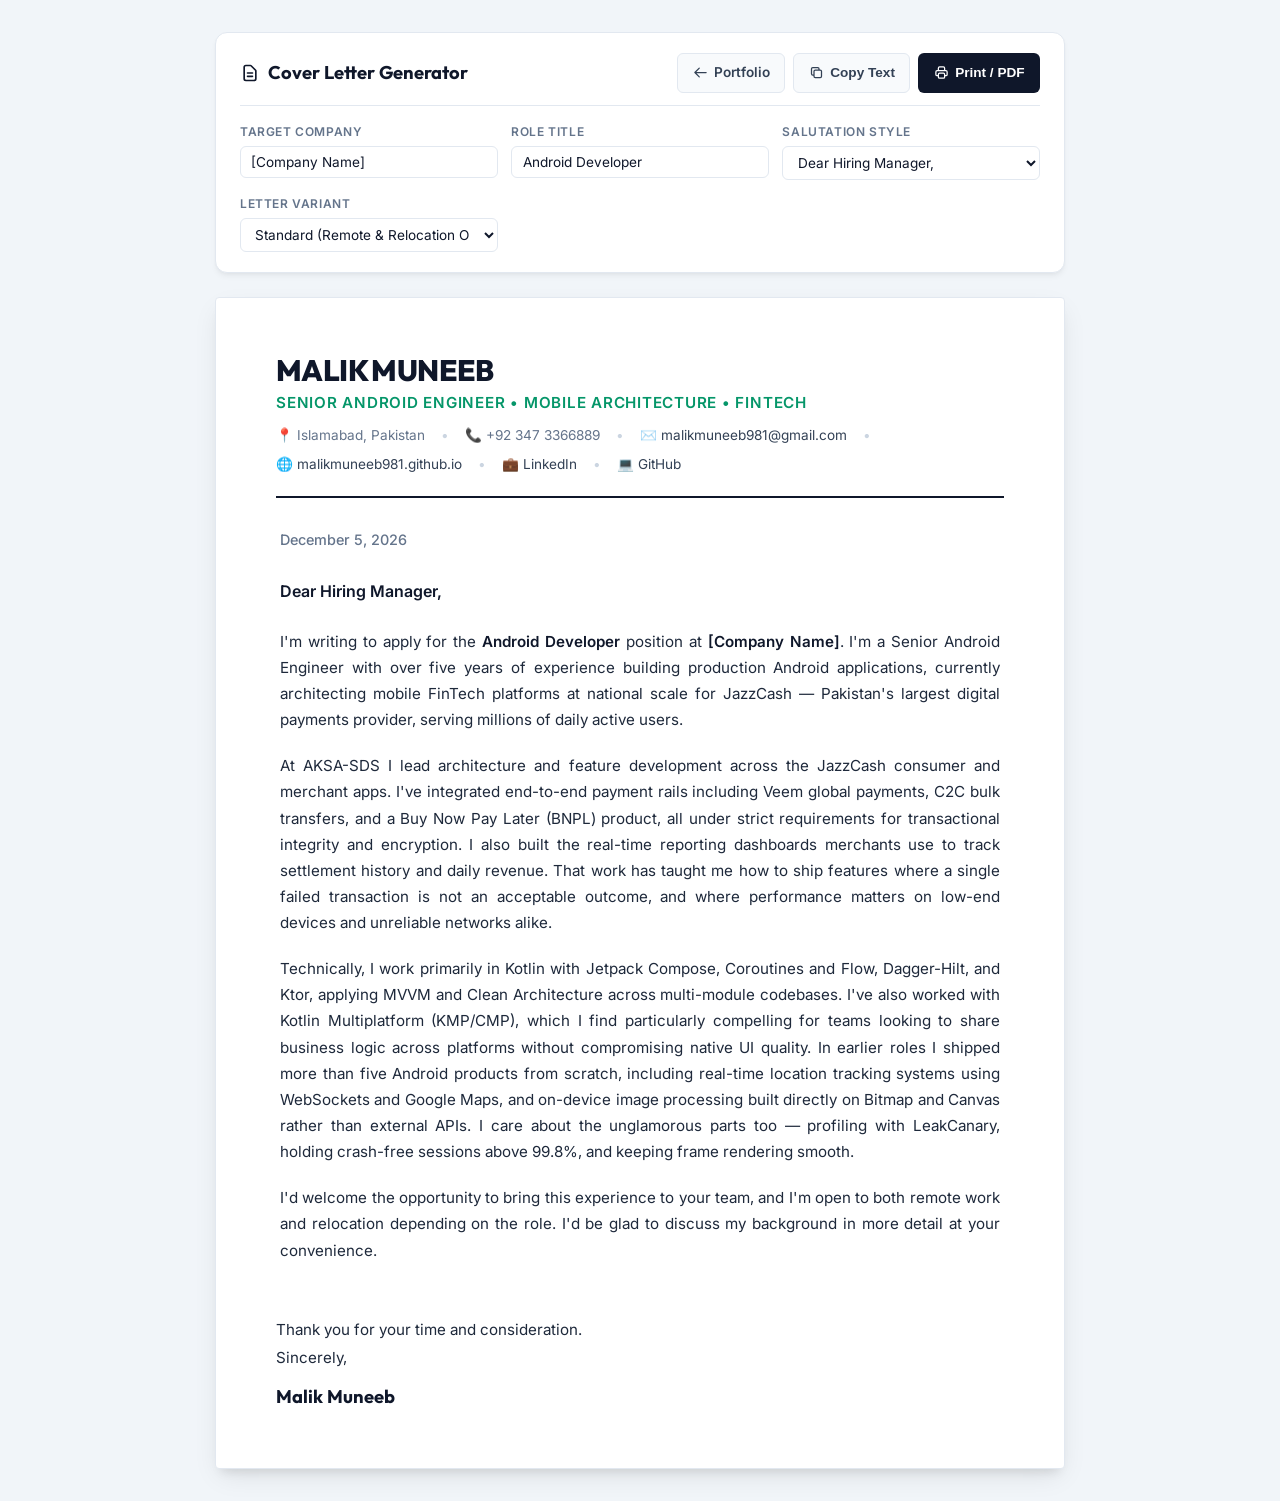
<file: cover-letter.html>
<!DOCTYPE html>
<html lang="en">
<head>
  <meta charset="UTF-8">
  <meta name="viewport" content="width=device-width, initial-scale=1.0">
  <title>Cover Letter - Malik Muneeb | Senior Android Engineer</title>
  
  <!-- Fonts -->
  <link rel="preconnect" href="https://fonts.googleapis.com">
  <link rel="preconnect" href="https://fonts.gstatic.com" crossorigin>
  <link href="https://fonts.googleapis.com/css2?family=Inter:wght@300;400;500;600;700;800&family=Outfit:wght@500;600;700;800&family=JetBrains+Mono:wght@400;500&display=swap" rel="stylesheet">
  
  <style>
    :root {
      --font-main: 'Inter', -apple-system, BlinkMacSystemFont, 'Segoe UI', Roboto, sans-serif;
      --font-heading: 'Outfit', var(--font-main);
      --font-mono: 'JetBrains Mono', monospace;
      
      --color-primary: #0f172a;
      --color-secondary: #334155;
      --color-muted: #64748b;
      --color-accent: #059669;
      --color-accent-subtle: #ecfdf5;
      --color-border: #e2e8f0;
      --color-bg-page: #f1f5f9;
      --color-paper: #ffffff;
      
      --shadow-paper: 0 10px 25px -5px rgba(0, 0, 0, 0.1), 0 8px 10px -6px rgba(0, 0, 0, 0.1);
    }

    * {
      box-sizing: border-box;
      margin: 0;
      padding: 0;
    }

    body {
      font-family: var(--font-main);
      background-color: var(--color-bg-page);
      color: var(--color-secondary);
      line-height: 1.6;
      -webkit-font-smoothing: antialiased;
      padding: 2rem 1rem;
    }

    /* Top Control Bar */
    .toolbar-container {
      max-width: 850px;
      margin: 0 auto 1.5rem auto;
      background: #ffffff;
      padding: 1.25rem 1.5rem;
      border-radius: 12px;
      box-shadow: 0 4px 6px -1px rgba(0, 0, 0, 0.05), 0 2px 4px -2px rgba(0, 0, 0, 0.05);
      border: 1px solid var(--color-border);
    }

    .toolbar-header {
      display: flex;
      justify-content: space-between;
      align-items: center;
      margin-bottom: 1rem;
      padding-bottom: 0.75rem;
      border-bottom: 1px solid var(--color-border);
      flex-wrap: wrap;
      gap: 0.75rem;
    }

    .toolbar-title {
      font-family: var(--font-heading);
      font-size: 1.15rem;
      font-weight: 700;
      color: var(--color-primary);
      display: flex;
      align-items: center;
      gap: 0.5rem;
    }

    .toolbar-actions {
      display: flex;
      gap: 0.5rem;
      flex-wrap: wrap;
    }

    .btn {
      display: inline-flex;
      align-items: center;
      gap: 0.4rem;
      padding: 0.5rem 0.9rem;
      font-size: 0.85rem;
      font-weight: 600;
      border-radius: 6px;
      cursor: pointer;
      border: 1px solid transparent;
      transition: all 0.2s ease;
      text-decoration: none;
    }

    .btn-primary {
      background: #0f172a;
      color: #ffffff;
    }
    .btn-primary:hover {
      background: #1e293b;
    }

    .btn-secondary {
      background: #f8fafc;
      color: var(--color-secondary);
      border-color: var(--color-border);
    }
    .btn-secondary:hover {
      background: #f1f5f9;
      color: var(--color-primary);
    }

    .btn-accent {
      background: var(--color-accent);
      color: #ffffff;
    }
    .btn-accent:hover {
      background: #047857;
    }

    .toolbar-controls {
      display: grid;
      grid-template-columns: repeat(auto-fit, minmax(200px, 1fr));
      gap: 0.85rem;
    }

    .control-group {
      display: flex;
      flex-direction: column;
      gap: 0.3rem;
    }

    .control-label {
      font-size: 0.75rem;
      font-weight: 600;
      text-transform: uppercase;
      letter-spacing: 0.05em;
      color: var(--color-muted);
    }

    .control-input, .control-select {
      padding: 0.45rem 0.65rem;
      font-size: 0.85rem;
      border: 1px solid var(--color-border);
      border-radius: 6px;
      font-family: inherit;
      background: #ffffff;
      color: var(--color-primary);
      outline: none;
      transition: border-color 0.2s;
    }

    .control-input:focus, .control-select:focus {
      border-color: #0f172a;
    }

    /* Paper Document Canvas */
    .paper-sheet {
      max-width: 850px;
      margin: 0 auto;
      background: var(--color-paper);
      padding: 3.5rem 3.75rem;
      border-radius: 4px;
      box-shadow: var(--shadow-paper);
      border: 1px solid var(--color-border);
      position: relative;
    }

    /* Header Styling */
    .doc-header {
      border-bottom: 2px solid var(--color-primary);
      padding-bottom: 1.25rem;
      margin-bottom: 1.75rem;
    }

    .candidate-name {
      font-family: var(--font-heading);
      font-size: 1.85rem;
      font-weight: 800;
      color: var(--color-primary);
      letter-spacing: -0.02em;
      line-height: 1.1;
      text-transform: uppercase;
    }

    .candidate-title {
      font-size: 0.95rem;
      font-weight: 600;
      color: var(--color-accent);
      margin-top: 0.25rem;
      letter-spacing: 0.05em;
      text-transform: uppercase;
    }

    .candidate-meta {
      display: flex;
      flex-wrap: wrap;
      gap: 0.5rem 1rem;
      font-size: 0.85rem;
      color: var(--color-muted);
      margin-top: 0.6rem;
    }

    .candidate-meta a {
      color: var(--color-secondary);
      text-decoration: none;
      transition: color 0.2s;
    }

    .candidate-meta a:hover {
      color: var(--color-accent);
      text-decoration: underline;
    }

    .meta-divider {
      color: #cbd5e1;
    }

    /* Letter Body */
    .doc-date {
      font-size: 0.9rem;
      font-weight: 500;
      color: var(--color-muted);
      margin-bottom: 1.5rem;
    }

    .doc-recipient {
      margin-bottom: 1.5rem;
      font-size: 0.95rem;
      color: var(--color-primary);
    }

    .salutation {
      font-weight: 600;
      font-size: 1rem;
      color: var(--color-primary);
      margin-bottom: 1.25rem;
    }

    .letter-body p {
      font-size: 0.95rem;
      line-height: 1.72;
      color: #1e293b;
      margin-bottom: 1.25rem;
      text-align: justify;
      text-justify: inter-word;
    }

    .highlight-span {
      color: var(--color-primary);
      font-weight: 600;
    }

    .sign-off {
      margin-top: 2rem;
    }

    .sign-off p {
      font-size: 0.95rem;
      margin-bottom: 0.25rem;
      color: #1e293b;
    }

    .signature-name {
      font-family: var(--font-heading);
      font-size: 1.15rem;
      font-weight: 700;
      color: var(--color-primary);
      margin-top: 0.75rem;
    }

    /* Editable highlight hint */
    [contenteditable="true"] {
      outline: 1px dashed transparent;
      padding: 2px 4px;
      border-radius: 4px;
      transition: all 0.2s;
    }

    [contenteditable="true"]:hover {
      outline-color: #cbd5e1;
      background: #f8fafc;
    }

    [contenteditable="true"]:focus {
      outline: 2px solid #3b82f6;
      background: #eff6ff;
    }

    /* Toast Notification */
    .toast {
      position: fixed;
      bottom: 2rem;
      right: 2rem;
      background: #0f172a;
      color: #ffffff;
      padding: 0.75rem 1.25rem;
      border-radius: 8px;
      font-size: 0.875rem;
      font-weight: 500;
      box-shadow: 0 10px 15px -3px rgba(0, 0, 0, 0.2);
      transform: translateY(100px);
      opacity: 0;
      transition: all 0.3s cubic-bezier(0.16, 1, 0.3, 1);
      z-index: 100;
      display: flex;
      align-items: center;
      gap: 0.5rem;
    }

    .toast.show {
      transform: translateY(0);
      opacity: 1;
    }

    /* Print Stylesheet for 1-Page Perfection */
    @media print {
      body {
        background: #ffffff !important;
        padding: 0 !important;
        color: #000000 !important;
      }

      .no-print {
        display: none !important;
      }

      .paper-sheet {
        max-width: 100% !important;
        margin: 0 !important;
        padding: 0 !important;
        box-shadow: none !important;
        border: none !important;
      }

      .letter-body p {
        font-size: 10.5pt !important;
        line-height: 1.55 !important;
        margin-bottom: 12pt !important;
        color: #111827 !important;
      }

      .doc-header {
        border-bottom: 2pt solid #000000 !important;
        margin-bottom: 16pt !important;
        padding-bottom: 10pt !important;
      }

      .candidate-name {
        font-size: 18pt !important;
        color: #000000 !important;
      }

      .candidate-title {
        color: #047857 !important;
        font-size: 10pt !important;
      }

      .candidate-meta, .doc-date, .doc-recipient {
        font-size: 9.5pt !important;
      }

      [contenteditable="true"] {
        outline: none !important;
        background: transparent !important;
      }

      @page {
        size: A4;
        margin: 18mm 16mm;
      }
    }

    @media (max-width: 768px) {
      body {
        padding: 1rem 0.5rem;
      }
      .paper-sheet {
        padding: 2rem 1.5rem;
      }
      .candidate-name {
        font-size: 1.5rem;
      }
    }
  </style>
</head>
<body>

  <!-- Interactive Controls Bar (Hidden in Print) -->
  <aside class="toolbar-container no-print" aria-label="Cover Letter Toolbar">
    <div class="toolbar-header">
      <div class="toolbar-title">
        <svg width="20" height="20" fill="none" stroke="currentColor" viewBox="0 0 24 24" stroke-width="2">
          <path stroke-linecap="round" stroke-linejoin="round" d="M9 12h6m-6 4h6m2 5H7a2 2 0 01-2-2V5a2 2 0 012-2h5.586a1 1 0 01.707.293l5.414 5.414a1 1 0 01.293.707V19a2 2 0 01-2 2z"></path>
        </svg>
        <span>Cover Letter Generator</span>
      </div>
      <div class="toolbar-actions">
        <a href="index.html" class="btn btn-secondary">
          <svg width="15" height="15" fill="none" stroke="currentColor" viewBox="0 0 24 24" stroke-width="2">
            <path stroke-linecap="round" stroke-linejoin="round" d="M10 19l-7-7m0 0l7-7m-7 7h18"></path>
          </svg>
          Portfolio
        </a>
        <button id="copyBtn" class="btn btn-secondary" title="Copy Plain Text">
          <svg width="15" height="15" fill="none" stroke="currentColor" viewBox="0 0 24 24" stroke-width="2">
            <path stroke-linecap="round" stroke-linejoin="round" d="M8 16H6a2 2 0 01-2-2V6a2 2 0 012-2h8a2 2 0 012 2v2m-6 12h8a2 2 0 002-2v-8a2 2 0 00-2-2h-8a2 2 0 00-2 2v8a2 2 0 002 2z"></path>
          </svg>
          Copy Text
        </button>
        <button id="printBtn" class="btn btn-primary" title="Print or Save as PDF">
          <svg width="15" height="15" fill="none" stroke="currentColor" viewBox="0 0 24 24" stroke-width="2">
            <path stroke-linecap="round" stroke-linejoin="round" d="M17 17h2a2 2 0 002-2v-4a2 2 0 00-2-2H5a2 2 0 00-2 2v4a2 2 0 002 2h2m2 4h6a2 2 0 002-2v-4a2 2 0 00-2-2H9a2 2 0 00-2 2v4a2 2 0 002 2zm8-12V5a2 2 0 00-2-2H9a2 2 0 00-2 2v4h10z"></path>
          </svg>
          Print / PDF
        </button>
      </div>
    </div>

    <div class="toolbar-controls">
      <div class="control-group">
        <label class="control-label" for="inputCompany">Target Company</label>
        <input type="text" id="inputCompany" class="control-input" placeholder="e.g. Acme Corp" value="[Company Name]">
      </div>
      <div class="control-group">
        <label class="control-label" for="inputRole">Role Title</label>
        <input type="text" id="inputRole" class="control-input" placeholder="e.g. Senior Android Engineer" value="Android Developer">
      </div>
      <div class="control-group">
        <label class="control-label" for="selectSalutation">Salutation Style</label>
        <select id="selectSalutation" class="control-select">
          <option value="Dear Hiring Manager,">Dear Hiring Manager,</option>
          <option value="Dear [Company Name] Recruiting Team,">Dear [Company Name] Recruiting Team,</option>
          <option value="Dear [Company Name] Engineering Team,">Dear [Company Name] Engineering Team,</option>
          <option value="custom">Custom Recipient Name...</option>
        </select>
      </div>
      <div class="control-group">
        <label class="control-label" for="selectVariant">Letter Variant</label>
        <select id="selectVariant" class="control-select">
          <option value="standard">Standard (Remote & Relocation Open)</option>
          <option value="relocation">Relocation Focused</option>
          <option value="remote">Remote / EU Timezones</option>
          <option value="direct">Direct & Concise (EU Style)</option>
        </select>
      </div>
    </div>
  </aside>

  <!-- Printable Paper Sheet -->
  <main class="paper-sheet" id="letterContainer">
    <!-- Header -->
    <header class="doc-header">
      <h1 class="candidate-name">Malik Muneeb</h1>
      <div class="candidate-title">Senior Android Engineer • Mobile Architecture • FinTech</div>
      <div class="candidate-meta">
        <span>📍 Islamabad, Pakistan</span>
        <span class="meta-divider">•</span>
        <span>📞 +92 347 3366889</span>
        <span class="meta-divider">•</span>
        <span>✉️ <a href="mailto:malikmuneeb981@gmail.com">malikmuneeb981@gmail.com</a></span>
        <span class="meta-divider">•</span>
        <span>🌐 <a href="https://malikmuneeb981.github.io" target="_blank">malikmuneeb981.github.io</a></span>
        <span class="meta-divider">•</span>
        <span>💼 <a href="https://www.linkedin.com/in/malik-muneeb-59b293165/" target="_blank">LinkedIn</a></span>
        <span class="meta-divider">•</span>
        <span>💻 <a href="https://github.com/malikmuneeb981" target="_blank">GitHub</a></span>
      </div>
    </header>

    <!-- Date & Salutation -->
    <div class="doc-date" id="docDate" contenteditable="true">September 16, 2026</div>
    <div class="salutation" id="docSalutation" contenteditable="true">Dear Hiring Manager,</div>

    <!-- Letter Body -->
    <article class="letter-body" id="letterContent" contenteditable="true">
      <p id="p1">
        I'm writing to apply for the <span class="highlight-span" id="spanRole">Android Developer</span> position at <span class="highlight-span" id="spanCompany">[Company Name]</span>. I'm a Senior Android Engineer with over five years of experience building production Android applications, currently architecting mobile FinTech platforms at national scale for JazzCash — Pakistan's largest digital payments provider, serving millions of daily active users.
      </p>

      <p id="p2">
        At AKSA-SDS I lead architecture and feature development across the JazzCash consumer and merchant apps. I've integrated end-to-end payment rails including Veem global payments, C2C bulk transfers, and a Buy Now Pay Later (BNPL) product, all under strict requirements for transactional integrity and encryption. I also built the real-time reporting dashboards merchants use to track settlement history and daily revenue. That work has taught me how to ship features where a single failed transaction is not an acceptable outcome, and where performance matters on low-end devices and unreliable networks alike.
      </p>

      <p id="p3">
        Technically, I work primarily in Kotlin with Jetpack Compose, Coroutines and Flow, Dagger-Hilt, and Ktor, applying MVVM and Clean Architecture across multi-module codebases. I've also worked with Kotlin Multiplatform (KMP/CMP), which I find particularly compelling for teams looking to share business logic across platforms without compromising native UI quality. In earlier roles I shipped more than five Android products from scratch, including real-time location tracking systems using WebSockets and Google Maps, and on-device image processing built directly on Bitmap and Canvas rather than external APIs. I care about the unglamorous parts too — profiling with LeakCanary, holding crash-free sessions above 99.8%, and keeping frame rendering smooth.
      </p>

      <p id="p4">
        I'd welcome the opportunity to bring this experience to your team, and I'm open to both remote work and relocation depending on the role. I'd be glad to discuss my background in more detail at your convenience.
      </p>
    </article>

    <!-- Sign-off -->
    <div class="sign-off">
      <p>Thank you for your time and consideration.</p>
      <p>Sincerely,</p>
      <div class="signature-name">Malik Muneeb</div>
    </div>
  </main>

  <!-- Notification Toast -->
  <div id="toast" class="toast no-print">
    <svg width="18" height="18" fill="none" stroke="#10b981" viewBox="0 0 24 24" stroke-width="2">
      <path stroke-linecap="round" stroke-linejoin="round" d="M5 13l4 4L19 7"></path>
    </svg>
    <span id="toastMsg">Cover letter copied to clipboard!</span>
  </div>

  <!-- Interactive Logic Script -->
  <script>
    document.addEventListener('DOMContentLoaded', () => {
      const inputCompany = document.getElementById('inputCompany');
      const inputRole = document.getElementById('inputRole');
      const selectSalutation = document.getElementById('selectSalutation');
      const selectVariant = document.getElementById('selectVariant');
      const spanCompany = document.getElementById('spanCompany');
      const spanRole = document.getElementById('spanRole');
      const docSalutation = document.getElementById('docSalutation');
      const docDate = document.getElementById('docDate');
      const p4 = document.getElementById('p4');
      const printBtn = document.getElementById('printBtn');
      const copyBtn = document.getElementById('copyBtn');
      const toast = document.getElementById('toast');

      // Set current date formatted (e.g., September 16, 2026)
      const options = { year: 'numeric', month: 'long', day: 'numeric' };
      docDate.textContent = new Date().toLocaleDateString('en-US', options);

      // Company Input Sync
      function updateCompany() {
        const val = inputCompany.value.trim() || '[Company Name]';
        spanCompany.textContent = val;
        if (selectSalutation.value.includes('[Company Name]')) {
          docSalutation.textContent = selectSalutation.value.replace('[Company Name]', val);
        }
      }
      inputCompany.addEventListener('input', updateCompany);

      // Role Input Sync
      function updateRole() {
        const val = inputRole.value.trim() || 'Android Developer';
        spanRole.textContent = val;
      }
      inputRole.addEventListener('input', updateRole);

      // Salutation Selector Sync
      selectSalutation.addEventListener('change', () => {
        const val = selectSalutation.value;
        const company = inputCompany.value.trim() || '[Company Name]';
        if (val === 'custom') {
          const customName = prompt('Enter recipient name (e.g. "Dear Mr. Smith," or "Dear Sarah,"):', 'Dear Hiring Manager,');
          if (customName) docSalutation.textContent = customName;
        } else {
          docSalutation.textContent = val.replace('[Company Name]', company);
        }
      });

      // Variant Selector Sync
      const variants = {
        standard: "I'd welcome the opportunity to bring this experience to your team, and I'm open to both remote work and relocation depending on the role. I'd be glad to discuss my background in more detail at your convenience.",
        relocation: "I'm keen to bring deep native Android expertise to your team building at scale. I'm fully prepared to relocate and would welcome the opportunity to discuss how I can contribute to your engineering goals.",
        remote: "I'm based in Islamabad and highly experienced collaborating across European and international time zones in agile distributed teams. I would welcome the opportunity to discuss how I can contribute remotely.",
        direct: "I look forward to discussing how my experience in high-scale FinTech architecture and Kotlin multi-module engineering can support your product roadmap."
      };

      selectVariant.addEventListener('change', () => {
        const key = selectVariant.value;
        if (variants[key]) {
          p4.textContent = variants[key];
        }
      });

      // Print / PDF Button
      printBtn.addEventListener('click', () => {
        window.print();
      });

      // Copy Text Button
      copyBtn.addEventListener('click', () => {
        const headerText = `MALIK MUNEEB\nSenior Android Engineer • Mobile Architecture • FinTech\nIslamabad, Pakistan | +92 347 3366889 | malikmuneeb981@gmail.com\nmalikmuneeb981.github.io | LinkedIn | GitHub\n\n`;
        const dateText = `${docDate.textContent.trim()}\n\n`;
        const salutationText = `${docSalutation.textContent.trim()}\n\n`;
        
        const p1Text = document.getElementById('p1').textContent.replace(/\s+/g, ' ').trim();
        const p2Text = document.getElementById('p2').textContent.replace(/\s+/g, ' ').trim();
        const p3Text = document.getElementById('p3').textContent.replace(/\s+/g, ' ').trim();
        const p4Text = document.getElementById('p4').textContent.replace(/\s+/g, ' ').trim();
        
        const bodyText = `${p1Text}\n\n${p2Text}\n\n${p3Text}\n\n${p4Text}\n\n`;
        const signOffText = `Thank you for your time and consideration.\nSincerely,\nMalik Muneeb`;

        const fullLetter = headerText + dateText + salutationText + bodyText + signOffText;

        navigator.clipboard.writeText(fullLetter).then(() => {
          showToast('Cover letter copied to clipboard!');
        }).catch(() => {
          showToast('Could not copy to clipboard.');
        });
      });

      function showToast(msg) {
        toast.querySelector('#toastMsg').textContent = msg;
        toast.classList.add('show');
        setTimeout(() => {
          toast.classList.remove('show');
        }, 2500);
      }
    });
  </script>
</body>
</html>
</file>
<file: css/style.css>
/* ==========================================================================
   Android Developer Portfolio - Core Stylesheet
   Designed for Malik Muneeb Aziz
   ========================================================================== */

:root {
  /* Color Palette */
  --bg-primary: #0a0d14;
  --bg-secondary: #111622;
  --bg-card: rgba(20, 27, 43, 0.7);
  --bg-card-hover: rgba(28, 38, 59, 0.85);
  --bg-glass: rgba(16, 22, 36, 0.75);
  
  /* Brand Accents */
  --accent-android: #3DDC84;       /* Android Neon Green */
  --accent-android-glow: rgba(61, 220, 132, 0.25);
  --accent-kotlin: #7F52FF;        /* Kotlin Purple */
  --accent-kotlin-glow: rgba(127, 82, 255, 0.25);
  --accent-cyan: #38BDF8;          /* Cyber Cyan */
  --accent-amber: #F59E0B;
  
  /* Text Colors */
  --text-primary: #F8FAFC;
  --text-secondary: #94A3B8;
  --text-muted: #64748B;
  --text-accent: #3DDC84;
  
  /* Borders & Dividers */
  --border-subtle: rgba(255, 255, 255, 0.08);
  --border-glow: rgba(61, 220, 132, 0.35);
  --border-card: rgba(255, 255, 255, 0.1);
  
  /* Fonts */
  --font-sans: 'Inter', -apple-system, BlinkMacSystemFont, "Segoe UI", Roboto, sans-serif;
  --font-heading: 'Outfit', -apple-system, BlinkMacSystemFont, sans-serif;
  --font-mono: 'JetBrains Mono', 'Fira Code', monospace;
  
  /* Shadows & Glass */
  --shadow-sm: 0 2px 8px rgba(0, 0, 0, 0.3);
  --shadow-md: 0 8px 24px rgba(0, 0, 0, 0.4);
  --shadow-lg: 0 16px 40px rgba(0, 0, 0, 0.6);
  --shadow-neon: 0 0 25px rgba(61, 220, 132, 0.25);
  --shadow-kotlin: 0 0 25px rgba(127, 82, 255, 0.25);
  
  /* Layout & Transitions */
  --radius-sm: 8px;
  --radius-md: 14px;
  --radius-lg: 22px;
  --radius-full: 9999px;
  --transition-fast: 0.2s cubic-bezier(0.4, 0, 0.2, 1);
  --transition-normal: 0.3s cubic-bezier(0.4, 0, 0.2, 1);
  --transition-spring: 0.5s cubic-bezier(0.175, 0.885, 0.32, 1.275);
}

/* Reset & Global */
*, *::before, *::after {
  margin: 0;
  padding: 0;
  box-sizing: border-box;
}

html {
  scroll-behavior: smooth;
  font-size: 16px;
}

body {
  font-family: var(--font-sans);
  background-color: var(--bg-primary);
  color: var(--text-primary);
  line-height: 1.6;
  overflow-x: hidden;
  position: relative;
  background-image: 
    radial-gradient(at 0% 0%, rgba(127, 82, 255, 0.12) 0px, transparent 50%),
    radial-gradient(at 100% 20%, rgba(61, 220, 132, 0.08) 0px, transparent 50%),
    radial-gradient(at 50% 80%, rgba(56, 189, 248, 0.08) 0px, transparent 50%);
  background-attachment: fixed;
}

/* Scrollbar */
::-webkit-scrollbar {
  width: 8px;
}
::-webkit-scrollbar-track {
  background: var(--bg-primary);
}
::-webkit-scrollbar-thumb {
  background: var(--bg-secondary);
  border-radius: 4px;
  border: 1px solid var(--border-subtle);
}
::-webkit-scrollbar-thumb:hover {
  background: var(--accent-kotlin);
}

/* Container */
.container {
  width: 100%;
  max-width: 1200px;
  margin: 0 auto;
  padding: 0 1.5rem;
}

/* Typography & Headings */
h1, h2, h3, h4, h5, h6 {
  font-family: var(--font-heading);
  color: var(--text-primary);
  line-height: 1.2;
}

.section-header {
  text-align: center;
  margin-bottom: 3.5rem;
}

.section-tag {
  display: inline-flex;
  align-items: center;
  gap: 0.5rem;
  padding: 0.35rem 1rem;
  background: rgba(61, 220, 132, 0.1);
  border: 1px solid rgba(61, 220, 132, 0.25);
  border-radius: var(--radius-full);
  color: var(--accent-android);
  font-size: 0.85rem;
  font-weight: 600;
  text-transform: uppercase;
  letter-spacing: 1px;
  margin-bottom: 0.75rem;
}

.section-title {
  font-size: 2.5rem;
  font-weight: 700;
  margin-bottom: 0.75rem;
  background: linear-gradient(135deg, #FFFFFF 30%, #94A3B8 100%);
  -webkit-background-clip: text;
  -webkit-text-fill-color: transparent;
}

.section-subtitle {
  color: var(--text-secondary);
  font-size: 1.05rem;
  max-width: 600px;
  margin: 0 auto;
}

/* Buttons */
.btn {
  display: inline-flex;
  align-items: center;
  justify-content: center;
  gap: 0.6rem;
  padding: 0.8rem 1.6rem;
  font-family: var(--font-sans);
  font-size: 0.95rem;
  font-weight: 600;
  border-radius: var(--radius-md);
  text-decoration: none;
  cursor: pointer;
  transition: all var(--transition-normal);
  border: none;
  outline: none;
}

.btn-primary {
  background: linear-gradient(135deg, var(--accent-android) 0%, #22c55e 100%);
  color: #061e0e;
  box-shadow: 0 4px 15px rgba(61, 220, 132, 0.3);
}
.btn-primary:hover {
  transform: translateY(-2px);
  box-shadow: 0 8px 25px rgba(61, 220, 132, 0.45);
}

.btn-secondary {
  background: rgba(255, 255, 255, 0.05);
  color: var(--text-primary);
  border: 1px solid var(--border-card);
  backdrop-filter: blur(10px);
}
.btn-secondary:hover {
  background: rgba(255, 255, 255, 0.1);
  border-color: rgba(255, 255, 255, 0.25);
  transform: translateY(-2px);
}

.btn-kotlin {
  background: linear-gradient(135deg, var(--accent-kotlin) 0%, #9333ea 100%);
  color: #FFFFFF;
  box-shadow: 0 4px 15px rgba(127, 82, 255, 0.3);
}
.btn-kotlin:hover {
  transform: translateY(-2px);
  box-shadow: 0 8px 25px rgba(127, 82, 255, 0.45);
}

.btn-sm {
  padding: 0.5rem 1rem;
  font-size: 0.85rem;
}

.btn-icon {
  width: 42px;
  height: 42px;
  padding: 0;
  border-radius: 50%;
}

/* ==========================================================================
   Navigation Bar
   ========================================================================== */
.navbar {
  position: fixed;
  top: 0;
  left: 0;
  width: 100%;
  z-index: 1000;
  padding: 1.1rem 0;
  transition: all var(--transition-normal);
}

.navbar.scrolled {
  background: rgba(10, 13, 20, 0.85);
  backdrop-filter: blur(16px);
  -webkit-backdrop-filter: blur(16px);
  border-bottom: 1px solid var(--border-subtle);
  padding: 0.8rem 0;
  box-shadow: 0 4px 20px rgba(0, 0, 0, 0.4);
}

.nav-container {
  display: flex;
  align-items: center;
  justify-content: space-between;
}

.nav-logo {
  display: flex;
  align-items: center;
  gap: 0.6rem;
  text-decoration: none;
  font-family: var(--font-heading);
  font-size: 1.25rem;
  font-weight: 700;
  color: var(--text-primary);
}

.nav-logo .logo-badge {
  display: inline-flex;
  align-items: center;
  justify-content: center;
  width: 34px;
  height: 34px;
  background: linear-gradient(135deg, var(--accent-android), var(--accent-kotlin));
  border-radius: var(--radius-sm);
  color: #0B0F17;
  font-size: 1.1rem;
}

.nav-links {
  display: flex;
  align-items: center;
  gap: 2rem;
  list-style: none;
}

.nav-link {
  color: var(--text-secondary);
  text-decoration: none;
  font-size: 0.95rem;
  font-weight: 500;
  transition: color var(--transition-fast);
  position: relative;
  padding: 0.25rem 0;
}

.nav-link:hover, .nav-link.active {
  color: var(--text-primary);
}

.nav-link::after {
  content: '';
  position: absolute;
  bottom: 0;
  left: 0;
  width: 0;
  height: 2px;
  background: var(--accent-android);
  transition: width var(--transition-normal);
  border-radius: 2px;
}

.nav-link:hover::after, .nav-link.active::after {
  width: 100%;
}

.nav-actions {
  display: flex;
  align-items: center;
  gap: 1rem;
}

.hamburger {
  display: none;
  background: none;
  border: none;
  cursor: pointer;
  width: 32px;
  height: 24px;
  position: relative;
  z-index: 1001;
}

.hamburger span {
  display: block;
  width: 100%;
  height: 2px;
  background: var(--text-primary);
  position: absolute;
  left: 0;
  transition: all var(--transition-normal);
}

.hamburger span:nth-child(1) { top: 2px; }
.hamburger span:nth-child(2) { top: 11px; }
.hamburger span:nth-child(3) { top: 20px; }

.hamburger.open span:nth-child(1) {
  top: 11px;
  transform: rotate(45deg);
}
.hamburger.open span:nth-child(2) {
  opacity: 0;
}
.hamburger.open span:nth-child(3) {
  top: 11px;
  transform: rotate(-45deg);
}

/* ==========================================================================
   Hero Section
   ========================================================================== */
.hero {
  min-height: 100vh;
  display: flex;
  align-items: center;
  padding: 7.5rem 0 4rem;
  position: relative;
}

.hero-grid {
  display: grid;
  grid-template-columns: 1.15fr 0.85fr;
  gap: 3rem;
  align-items: center;
}

.hero-content {
  display: flex;
  flex-direction: column;
  align-items: flex-start;
}

.status-badge {
  display: inline-flex;
  align-items: center;
  gap: 0.6rem;
  background: rgba(61, 220, 132, 0.08);
  border: 1px solid rgba(61, 220, 132, 0.2);
  padding: 0.4rem 1rem;
  border-radius: var(--radius-full);
  font-size: 0.85rem;
  font-weight: 500;
  color: var(--accent-android);
  margin-bottom: 1.5rem;
}

.status-beacon {
  width: 8px;
  height: 8px;
  background-color: var(--accent-android);
  border-radius: 50%;
  box-shadow: 0 0 10px var(--accent-android);
  animation: pulse-beacon 2s infinite;
}

.hero-title {
  font-size: 3.4rem;
  font-weight: 800;
  line-height: 1.15;
  margin-bottom: 1rem;
  letter-spacing: -0.5px;
}

.hero-title span.name-highlight {
  background: linear-gradient(135deg, #FFFFFF 20%, var(--accent-android) 100%);
  -webkit-background-clip: text;
  -webkit-text-fill-color: transparent;
}

.hero-role-wrapper {
  font-family: var(--font-mono);
  font-size: 1.25rem;
  color: var(--text-secondary);
  margin-bottom: 1.5rem;
  display: flex;
  align-items: center;
  gap: 0.5rem;
  min-height: 2rem;
}

.hero-role {
  color: var(--accent-kotlin);
  font-weight: 600;
}

.cursor {
  display: inline-block;
  width: 2px;
  height: 1.3rem;
  background-color: var(--accent-android);
  animation: blink 1s infinite;
}

.hero-description {
  font-size: 1.05rem;
  color: var(--text-secondary);
  line-height: 1.7;
  margin-bottom: 2rem;
  max-width: 540px;
}

.hero-actions {
  display: flex;
  flex-wrap: wrap;
  gap: 1rem;
  margin-bottom: 2.5rem;
}

.hero-socials {
  display: flex;
  align-items: center;
  gap: 1.2rem;
}

.social-link {
  display: inline-flex;
  align-items: center;
  justify-content: center;
  width: 44px;
  height: 44px;
  border-radius: var(--radius-md);
  background: var(--bg-card);
  border: 1px solid var(--border-subtle);
  color: var(--text-secondary);
  text-decoration: none;
  font-size: 1.2rem;
  transition: all var(--transition-normal);
}

.social-link:hover {
  color: var(--accent-android);
  border-color: var(--border-glow);
  transform: translateY(-3px);
  box-shadow: 0 4px 15px rgba(61, 220, 132, 0.2);
}

/* Hero Visual / Avatar Card */
.hero-visual {
  position: relative;
  display: flex;
  justify-content: center;
  align-items: center;
}

.avatar-wrapper {
  position: relative;
  width: 320px;
  height: 380px;
  border-radius: var(--radius-lg);
  padding: 12px;
  background: linear-gradient(135deg, rgba(127, 82, 255, 0.4), rgba(61, 220, 132, 0.2));
  box-shadow: 0 20px 50px rgba(0, 0, 0, 0.6);
}

.avatar-inner {
  width: 100%;
  height: 100%;
  border-radius: calc(var(--radius-lg) - 6px);
  background: var(--bg-secondary);
  overflow: hidden;
  position: relative;
  display: flex;
  flex-direction: column;
  align-items: center;
  justify-content: center;
  border: 1px solid var(--border-card);
}

.avatar-img-placeholder {
  width: 100%;
  height: 100%;
  display: flex;
  flex-direction: column;
  align-items: center;
  justify-content: center;
  background: radial-gradient(circle at center, #1b2336 0%, #0d121d 100%);
  position: relative;
}

.avatar-robot-icon {
  width: 130px;
  height: 130px;
  filter: drop-shadow(0 0 20px rgba(61, 220, 132, 0.4));
  animation: float-gentle 4s ease-in-out infinite;
}

.avatar-caption {
  position: absolute;
  bottom: 1.5rem;
  background: rgba(10, 13, 20, 0.85);
  backdrop-filter: blur(10px);
  padding: 0.5rem 1.2rem;
  border-radius: var(--radius-full);
  border: 1px solid var(--border-subtle);
  font-family: var(--font-mono);
  font-size: 0.8rem;
  color: var(--accent-android);
}

/* Floating Tech Chips */
.floating-chip {
  position: absolute;
  display: flex;
  align-items: center;
  gap: 0.5rem;
  background: rgba(17, 22, 34, 0.9);
  backdrop-filter: blur(12px);
  border: 1px solid var(--border-card);
  padding: 0.5rem 1rem;
  border-radius: var(--radius-full);
  font-family: var(--font-heading);
  font-size: 0.85rem;
  font-weight: 600;
  color: var(--text-primary);
  box-shadow: 0 10px 25px rgba(0, 0, 0, 0.4);
  z-index: 2;
  transition: transform var(--transition-normal);
}

.floating-chip:hover {
  transform: scale(1.08);
}

.floating-chip.chip-1 {
  top: -15px;
  left: -20px;
  border-color: rgba(127, 82, 255, 0.4);
  animation: float-1 5s ease-in-out infinite;
}

.floating-chip.chip-2 {
  bottom: 25px;
  left: -35px;
  border-color: rgba(61, 220, 132, 0.4);
  animation: float-2 6s ease-in-out infinite;
}

.floating-chip.chip-3 {
  top: 45px;
  right: -25px;
  border-color: rgba(56, 189, 248, 0.4);
  animation: float-3 5.5s ease-in-out infinite;
}

.floating-chip.chip-4 {
  bottom: -15px;
  right: -10px;
  border-color: rgba(245, 158, 11, 0.4);
  animation: float-1 6.5s ease-in-out infinite;
}

.chip-icon {
  width: 20px;
  height: 20px;
}

/* ==========================================================================
   Stats Bar Section
   ========================================================================== */
.stats-section {
  padding: 2rem 0 4rem;
}

.stats-grid {
  display: grid;
  grid-template-columns: repeat(4, 1fr);
  gap: 1.5rem;
}

.stat-card {
  background: var(--bg-card);
  border: 1px solid var(--border-card);
  backdrop-filter: blur(12px);
  border-radius: var(--radius-md);
  padding: 1.75rem 1.25rem;
  text-align: center;
  transition: all var(--transition-normal);
  position: relative;
  overflow: hidden;
}

.stat-card::before {
  content: '';
  position: absolute;
  top: 0;
  left: 0;
  right: 0;
  height: 3px;
  background: linear-gradient(90deg, var(--accent-android), var(--accent-kotlin));
  opacity: 0;
  transition: opacity var(--transition-normal);
}

.stat-card:hover {
  transform: translateY(-4px);
  border-color: var(--border-glow);
  background: var(--bg-card-hover);
}

.stat-card:hover::before {
  opacity: 1;
}

.stat-number {
  font-family: var(--font-heading);
  font-size: 2.4rem;
  font-weight: 800;
  color: var(--text-primary);
  margin-bottom: 0.25rem;
  background: linear-gradient(135deg, #FFFFFF 40%, var(--accent-android) 100%);
  -webkit-background-clip: text;
  -webkit-text-fill-color: transparent;
}

.stat-label {
  color: var(--text-secondary);
  font-size: 0.9rem;
  font-weight: 500;
}

/* ==========================================================================
   About Section
   ========================================================================== */
.about-section {
  padding: 5rem 0;
  position: relative;
}

.about-grid {
  display: grid;
  grid-template-columns: 1fr 1fr;
  gap: 3rem;
  align-items: center;
}

.about-text p {
  color: var(--text-secondary);
  font-size: 1.05rem;
  line-height: 1.8;
  margin-bottom: 1.25rem;
}

.about-highlights {
  display: grid;
  grid-template-columns: 1fr 1fr;
  gap: 1rem;
  margin-top: 2rem;
}

.highlight-item {
  display: flex;
  align-items: flex-start;
  gap: 0.75rem;
  background: var(--bg-card);
  padding: 1rem;
  border-radius: var(--radius-sm);
  border: 1px solid var(--border-subtle);
}

.highlight-icon {
  color: var(--accent-android);
  font-size: 1.2rem;
  margin-top: 0.1rem;
}

.highlight-title {
  font-size: 0.9rem;
  font-weight: 600;
  color: var(--text-primary);
  margin-bottom: 0.2rem;
}

.highlight-desc {
  font-size: 0.8rem;
  color: var(--text-muted);
}

.about-architecture-card {
  background: var(--bg-card);
  border: 1px solid var(--border-card);
  border-radius: var(--radius-lg);
  padding: 2rem;
  position: relative;
  overflow: hidden;
}

.arch-header {
  display: flex;
  align-items: center;
  justify-content: space-between;
  margin-bottom: 1.5rem;
}

.arch-tag {
  font-family: var(--font-mono);
  font-size: 0.8rem;
  color: var(--accent-android);
  background: rgba(61, 220, 132, 0.1);
  padding: 0.2rem 0.6rem;
  border-radius: 4px;
}

.arch-layers {
  display: flex;
  flex-direction: column;
  gap: 0.85rem;
}

.arch-layer {
  display: flex;
  align-items: center;
  justify-content: space-between;
  background: rgba(10, 13, 20, 0.7);
  border: 1px solid var(--border-subtle);
  padding: 0.85rem 1.2rem;
  border-radius: var(--radius-md);
  transition: all var(--transition-normal);
}

.arch-layer:hover {
  border-color: var(--accent-kotlin);
  transform: translateX(4px);
}

.arch-layer-name {
  font-weight: 600;
  font-size: 0.9rem;
  color: var(--text-primary);
}

.arch-layer-tech {
  font-family: var(--font-mono);
  font-size: 0.75rem;
  color: var(--accent-cyan);
}

/* ==========================================================================
   Skills Section
   ========================================================================== */
.skills-section {
  padding: 5rem 0;
}

.skills-container {
  display: grid;
  grid-template-columns: repeat(2, 1fr);
  gap: 2rem;
}

.skill-category-card {
  background: var(--bg-card);
  border: 1px solid var(--border-card);
  border-radius: var(--radius-lg);
  padding: 2rem;
  backdrop-filter: blur(12px);
  transition: all var(--transition-normal);
}

.skill-category-card:hover {
  border-color: var(--border-glow);
  box-shadow: 0 10px 30px rgba(0, 0, 0, 0.3);
}

.skill-category-title {
  font-size: 1.2rem;
  font-weight: 700;
  margin-bottom: 1.5rem;
  display: flex;
  align-items: center;
  gap: 0.6rem;
  color: var(--text-primary);
}

.skill-category-title::before {
  content: '';
  display: inline-block;
  width: 4px;
  height: 18px;
  background: var(--accent-android);
  border-radius: 2px;
}

.skills-list {
  display: flex;
  flex-wrap: wrap;
  gap: 0.75rem;
}

.skill-pill {
  display: inline-flex;
  align-items: center;
  gap: 0.5rem;
  background: rgba(10, 13, 20, 0.7);
  border: 1px solid var(--border-subtle);
  padding: 0.5rem 0.9rem;
  border-radius: var(--radius-full);
  font-size: 0.85rem;
  font-weight: 500;
  color: var(--text-secondary);
  transition: all var(--transition-normal);
}

.skill-pill:hover {
  background: rgba(61, 220, 132, 0.1);
  border-color: var(--accent-android);
  color: var(--text-primary);
  transform: translateY(-2px);
}

.skill-pill .badge-level {
  font-size: 0.7rem;
  padding: 0.15rem 0.45rem;
  border-radius: 4px;
  background: rgba(255, 255, 255, 0.08);
  color: var(--text-muted);
}

.skill-pill:hover .badge-level {
  background: rgba(61, 220, 132, 0.2);
  color: var(--accent-android);
}

/* ==========================================================================
   Projects Section
   ========================================================================== */
.projects-section {
  padding: 5rem 0;
}

.project-filters {
  display: flex;
  justify-content: center;
  flex-wrap: wrap;
  gap: 0.6rem;
  margin-bottom: 3rem;
}

.filter-btn {
  background: var(--bg-card);
  border: 1px solid var(--border-subtle);
  color: var(--text-secondary);
  padding: 0.6rem 1.3rem;
  border-radius: var(--radius-full);
  font-size: 0.9rem;
  font-weight: 600;
  cursor: pointer;
  transition: all var(--transition-normal);
}

.filter-btn:hover {
  color: var(--text-primary);
  border-color: var(--border-card);
}

.filter-btn.active {
  background: linear-gradient(135deg, var(--accent-android) 0%, #22c55e 100%);
  color: #061e0e;
  border-color: transparent;
  box-shadow: 0 4px 15px rgba(61, 220, 132, 0.3);
}

.projects-grid {
  display: grid;
  grid-template-columns: repeat(auto-fill, minmax(350px, 1fr));
  gap: 2rem;
}

.project-card {
  background: var(--bg-card);
  border: 1px solid var(--border-card);
  border-radius: var(--radius-lg);
  overflow: hidden;
  display: flex;
  flex-direction: column;
  transition: all var(--transition-normal);
  position: relative;
}

.project-card:hover {
  transform: translateY(-6px);
  border-color: var(--border-glow);
  box-shadow: 0 15px 35px rgba(0, 0, 0, 0.5);
}

.project-banner {
  height: 200px;
  width: 100%;
  position: relative;
  display: flex;
  align-items: center;
  justify-content: center;
  overflow: hidden;
}

/* Phone Mockup Inside Card */
.mini-phone-mockup {
  width: 130px;
  height: 220px;
  background: #0f172a;
  border-radius: 18px;
  border: 3px solid rgba(255, 255, 255, 0.2);
  box-shadow: 0 10px 25px rgba(0, 0, 0, 0.5);
  position: relative;
  top: 25px;
  padding: 8px;
  display: flex;
  flex-direction: column;
  transition: transform var(--transition-spring);
}

.project-card:hover .mini-phone-mockup {
  transform: translateY(-8px) scale(1.03);
}

.phone-notch {
  width: 36px;
  height: 4px;
  background: rgba(255, 255, 255, 0.3);
  border-radius: 2px;
  margin: 0 auto 6px;
}

.phone-screen {
  flex: 1;
  background: rgba(255, 255, 255, 0.05);
  border-radius: 10px;
  padding: 6px;
  display: flex;
  flex-direction: column;
  gap: 4px;
}

.mock-bar {
  height: 6px;
  border-radius: 3px;
  background: rgba(255, 255, 255, 0.2);
}
.mock-bar.short { width: 50%; }
.mock-bar.medium { width: 75%; }
.mock-bar.colored { background: var(--accent-android); }

.mock-chart {
  margin-top: auto;
  height: 35px;
  border-bottom: 2px solid rgba(255, 255, 255, 0.2);
  display: flex;
  align-items: flex-end;
  gap: 3px;
}
.chart-col {
  flex: 1;
  background: linear-gradient(to top, rgba(61, 220, 132, 0.2), var(--accent-android));
  border-radius: 2px 2px 0 0;
}

.project-badge-top {
  position: absolute;
  top: 1rem;
  left: 1rem;
  background: rgba(10, 13, 20, 0.8);
  backdrop-filter: blur(8px);
  padding: 0.3rem 0.75rem;
  border-radius: var(--radius-full);
  font-size: 0.75rem;
  font-weight: 600;
  color: var(--accent-android);
  border: 1px solid var(--border-subtle);
  z-index: 2;
}

.project-star-badge {
  position: absolute;
  top: 1rem;
  right: 1rem;
  background: rgba(10, 13, 20, 0.85);
  backdrop-filter: blur(8px);
  padding: 0.3rem 0.7rem;
  border-radius: var(--radius-full);
  font-size: 0.75rem;
  font-weight: 600;
  color: #FBBF24;
  border: 1px solid rgba(251, 191, 36, 0.4);
  display: inline-flex;
  align-items: center;
  gap: 0.35rem;
  box-shadow: 0 2px 10px rgba(251, 191, 36, 0.15);
  z-index: 2;
}

.project-star-badge svg {
  filter: drop-shadow(0 0 3px rgba(251, 191, 36, 0.6));
}

.modal-star-badge {
  display: inline-flex;
  align-items: center;
  gap: 0.25rem;
  font-size: 0.75rem;
  font-weight: 600;
  color: #FBBF24;
  background: rgba(251, 191, 36, 0.12);
  border: 1px solid rgba(251, 191, 36, 0.35);
  border-radius: var(--radius-full);
  padding: 0.2rem 0.65rem;
  margin-left: 0.5rem;
  vertical-align: middle;
}

.project-content {
  padding: 1.75rem;
  display: flex;
  flex-direction: column;
  flex: 1;
}

.project-title {
  font-size: 1.3rem;
  font-weight: 700;
  margin-bottom: 0.6rem;
  color: var(--text-primary);
}

.project-tagline {
  color: var(--text-secondary);
  font-size: 0.9rem;
  line-height: 1.5;
  margin-bottom: 1.25rem;
  flex-grow: 1;
}

.project-tags {
  display: flex;
  flex-wrap: wrap;
  gap: 0.4rem;
  margin-bottom: 1.5rem;
}

.project-tag {
  font-family: var(--font-mono);
  font-size: 0.75rem;
  padding: 0.25rem 0.6rem;
  border-radius: 4px;
  background: rgba(255, 255, 255, 0.05);
  color: var(--accent-cyan);
  border: 1px solid rgba(56, 189, 248, 0.15);
}

.project-actions {
  display: flex;
  align-items: center;
  justify-content: space-between;
  padding-top: 1.25rem;
  border-top: 1px solid var(--border-subtle);
}

.project-links {
  display: flex;
  align-items: center;
  gap: 0.75rem;
}

.project-icon-btn {
  display: inline-flex;
  align-items: center;
  justify-content: center;
  width: 36px;
  height: 36px;
  border-radius: 50%;
  background: rgba(255, 255, 255, 0.05);
  border: 1px solid var(--border-subtle);
  color: var(--text-secondary);
  text-decoration: none;
  font-size: 1rem;
  transition: all var(--transition-fast);
}

.project-icon-btn:hover {
  background: var(--accent-kotlin);
  color: #fff;
  border-color: var(--accent-kotlin);
  transform: translateY(-2px);
}

/* ==========================================================================
   Project Detail Modal
   ========================================================================== */
.modal-overlay {
  position: fixed;
  top: 0;
  left: 0;
  width: 100vw;
  height: 100vh;
  background: rgba(5, 8, 14, 0.85);
  backdrop-filter: blur(12px);
  z-index: 2000;
  display: flex;
  align-items: center;
  justify-content: center;
  padding: 1.5rem;
  opacity: 0;
  visibility: hidden;
  transition: all var(--transition-normal);
}

.modal-overlay.active {
  opacity: 1;
  visibility: visible;
}

.modal-container {
  background: var(--bg-secondary);
  border: 1px solid var(--border-card);
  border-radius: var(--radius-lg);
  max-width: 700px;
  width: 100%;
  max-height: 90vh;
  overflow-y: auto;
  position: relative;
  box-shadow: 0 25px 60px rgba(0, 0, 0, 0.7);
  transform: scale(0.95);
  transition: transform var(--transition-spring);
}

.modal-overlay.active .modal-container {
  transform: scale(1);
}

.modal-header {
  padding: 1.75rem 2rem 1rem;
  display: flex;
  align-items: flex-start;
  justify-content: space-between;
  border-bottom: 1px solid var(--border-subtle);
}

.modal-close-btn {
  background: rgba(255, 255, 255, 0.05);
  border: 1px solid var(--border-subtle);
  color: var(--text-secondary);
  width: 36px;
  height: 36px;
  border-radius: 50%;
  cursor: pointer;
  display: flex;
  align-items: center;
  justify-content: center;
  font-size: 1.1rem;
  transition: all var(--transition-fast);
}

.modal-close-btn:hover {
  background: rgba(239, 68, 68, 0.2);
  color: #ef4444;
  border-color: rgba(239, 68, 68, 0.4);
}

.modal-body {
  padding: 2rem;
}

.modal-section-title {
  font-size: 1.05rem;
  font-weight: 700;
  margin: 1.5rem 0 0.75rem;
  color: var(--text-primary);
  display: flex;
  align-items: center;
  gap: 0.5rem;
}

.modal-highlights-list {
  list-style: none;
  display: flex;
  flex-direction: column;
  gap: 0.6rem;
}

.modal-highlights-list li {
  display: flex;
  align-items: flex-start;
  gap: 0.6rem;
  color: var(--text-secondary);
  font-size: 0.95rem;
}

.modal-highlights-list li::before {
  content: '▹';
  color: var(--accent-android);
  font-weight: bold;
}

.modal-arch-box {
  background: rgba(10, 13, 20, 0.7);
  border: 1px solid var(--border-subtle);
  padding: 1rem;
  border-radius: var(--radius-sm);
  font-family: var(--font-mono);
  font-size: 0.85rem;
  color: var(--accent-cyan);
  line-height: 1.6;
}

.modal-footer {
  padding: 1.25rem 2rem 1.75rem;
  display: flex;
  justify-content: flex-end;
  gap: 1rem;
  border-top: 1px solid var(--border-subtle);
}

/* ==========================================================================
   Experience Section
   ========================================================================== */
.experience-section {
  padding: 5rem 0;
}

.timeline {
  position: relative;
  max-width: 800px;
  margin: 0 auto;
  padding-left: 2rem;
}

.timeline::before {
  content: '';
  position: absolute;
  left: 0;
  top: 10px;
  bottom: 10px;
  width: 2px;
  background: linear-gradient(to bottom, var(--accent-android), var(--accent-kotlin), rgba(255, 255, 255, 0.1));
}

.timeline-item {
  position: relative;
  margin-bottom: 3rem;
}

.timeline-item:last-child {
  margin-bottom: 0;
}

.timeline-dot {
  position: absolute;
  left: -2rem;
  top: 6px;
  transform: translateX(-50%);
  width: 14px;
  height: 14px;
  border-radius: 50%;
  background: var(--bg-primary);
  border: 3px solid var(--accent-android);
  box-shadow: 0 0 10px var(--accent-android);
}

.timeline-content {
  background: var(--bg-card);
  border: 1px solid var(--border-card);
  border-radius: var(--radius-md);
  padding: 1.75rem;
  backdrop-filter: blur(10px);
  transition: all var(--transition-normal);
}

.timeline-content:hover {
  border-color: var(--border-glow);
  transform: translateX(6px);
}

.timeline-header {
  display: flex;
  align-items: flex-start;
  justify-content: space-between;
  flex-wrap: wrap;
  gap: 0.5rem;
  margin-bottom: 0.75rem;
}

.timeline-role {
  font-size: 1.2rem;
  font-weight: 700;
  color: var(--text-primary);
}

.timeline-company {
  color: var(--accent-kotlin);
  font-weight: 600;
}

.timeline-period {
  font-family: var(--font-mono);
  font-size: 0.8rem;
  color: var(--text-muted);
  background: rgba(255, 255, 255, 0.05);
  padding: 0.2rem 0.6rem;
  border-radius: 4px;
}

.timeline-desc {
  color: var(--text-secondary);
  font-size: 0.95rem;
  line-height: 1.6;
}

/* ==========================================================================
   Contact Section
   ========================================================================== */
.contact-section {
  padding: 5rem 0 6rem;
}

.contact-grid {
  display: grid;
  grid-template-columns: 1fr 1.2fr;
  gap: 3rem;
}

.contact-info {
  display: flex;
  flex-direction: column;
  gap: 1.5rem;
}

.contact-card {
  background: var(--bg-card);
  border: 1px solid var(--border-card);
  border-radius: var(--radius-md);
  padding: 1.5rem;
  display: flex;
  align-items: center;
  justify-content: space-between;
  transition: all var(--transition-normal);
}

.contact-card:hover {
  border-color: var(--border-glow);
  transform: translateY(-2px);
}

.contact-card-left {
  display: flex;
  align-items: center;
  gap: 1rem;
}

.contact-icon-box {
  width: 44px;
  height: 44px;
  border-radius: var(--radius-sm);
  background: rgba(61, 220, 132, 0.1);
  color: var(--accent-android);
  display: flex;
  align-items: center;
  justify-content: center;
  font-size: 1.25rem;
}

.contact-label {
  font-size: 0.8rem;
  color: var(--text-muted);
  text-transform: uppercase;
  letter-spacing: 0.5px;
}

.contact-val {
  font-size: 0.95rem;
  font-weight: 600;
  color: var(--text-primary);
}

.copy-btn {
  background: rgba(255, 255, 255, 0.05);
  border: 1px solid var(--border-subtle);
  color: var(--text-secondary);
  padding: 0.4rem 0.8rem;
  border-radius: var(--radius-sm);
  cursor: pointer;
  font-size: 0.8rem;
  transition: all var(--transition-fast);
}

.copy-btn:hover {
  background: var(--accent-android);
  color: #061e0e;
  border-color: var(--accent-android);
}

.contact-form {
  background: var(--bg-card);
  border: 1px solid var(--border-card);
  border-radius: var(--radius-lg);
  padding: 2.25rem;
  backdrop-filter: blur(12px);
}

.form-group {
  margin-bottom: 1.25rem;
}

.form-label {
  display: block;
  font-size: 0.85rem;
  font-weight: 600;
  color: var(--text-secondary);
  margin-bottom: 0.4rem;
}

.form-control {
  width: 100%;
  background: rgba(10, 13, 20, 0.8);
  border: 1px solid var(--border-subtle);
  border-radius: var(--radius-sm);
  padding: 0.85rem 1rem;
  font-family: var(--font-sans);
  font-size: 0.95rem;
  color: var(--text-primary);
  outline: none;
  transition: all var(--transition-normal);
}

.form-control:focus {
  border-color: var(--accent-android);
  box-shadow: 0 0 10px rgba(61, 220, 132, 0.2);
}

textarea.form-control {
  resize: vertical;
  min-height: 120px;
}

/* ==========================================================================
   Footer
   ========================================================================== */
.footer {
  border-top: 1px solid var(--border-subtle);
  padding: 3rem 0;
  background: rgba(10, 13, 20, 0.95);
}

.footer-container {
  display: flex;
  align-items: center;
  justify-content: space-between;
  flex-wrap: wrap;
  gap: 1.5rem;
}

.footer-text {
  color: var(--text-muted);
  font-size: 0.9rem;
}

.footer-text span {
  color: var(--accent-android);
}

.back-to-top {
  display: inline-flex;
  align-items: center;
  justify-content: center;
  width: 40px;
  height: 40px;
  background: var(--bg-card);
  border: 1px solid var(--border-subtle);
  border-radius: 50%;
  color: var(--text-secondary);
  cursor: pointer;
  transition: all var(--transition-normal);
}

.back-to-top:hover {
  background: var(--accent-android);
  color: #061e0e;
  transform: translateY(-3px);
}

/* Toast Notification */
.toast-message {
  position: fixed;
  bottom: 2rem;
  right: 2rem;
  background: #10B981;
  color: #061e0e;
  padding: 0.8rem 1.4rem;
  border-radius: var(--radius-md);
  font-weight: 600;
  font-size: 0.9rem;
  box-shadow: 0 10px 25px rgba(0, 0, 0, 0.4);
  transform: translateY(100px);
  opacity: 0;
  transition: all var(--transition-normal);
  z-index: 3000;
}

.toast-message.show {
  transform: translateY(0);
  opacity: 1;
}

/* ==========================================================================
   Responsive Breakpoints
   ========================================================================== */
@media (max-width: 1024px) {
  .hero-grid {
    grid-template-columns: 1fr;
    text-align: center;
    gap: 3.5rem;
  }

  .hero-content {
    align-items: center;
  }

  .hero-description {
    margin-left: auto;
    margin-right: auto;
  }

  .about-grid {
    grid-template-columns: 1fr;
  }

  .stats-grid {
    grid-template-columns: repeat(2, 1fr);
  }

  .skills-container {
    grid-template-columns: 1fr;
  }

  .contact-grid {
    grid-template-columns: 1fr;
  }
}

@media (max-width: 768px) {
  .nav-links {
    position: fixed;
    top: 0;
    right: -100%;
    width: 75%;
    height: 100vh;
    background: rgba(10, 13, 20, 0.98);
    backdrop-filter: blur(20px);
    flex-direction: column;
    justify-content: center;
    align-items: center;
    gap: 2rem;
    transition: right var(--transition-normal);
    box-shadow: -10px 0 30px rgba(0, 0, 0, 0.7);
  }

  .nav-links.open {
    right: 0;
  }

  .hamburger {
    display: block;
  }

  .hero-title {
    font-size: 2.5rem;
  }

  .avatar-wrapper {
    width: 260px;
    height: 310px;
  }

  .floating-chip {
    padding: 0.35rem 0.75rem;
    font-size: 0.75rem;
  }

  .stats-grid {
    grid-template-columns: 1fr 1fr;
  }

  .about-highlights {
    grid-template-columns: 1fr;
  }

  .projects-grid {
    grid-template-columns: 1fr;
  }
}

@media (max-width: 480px) {
  .hero-title {
    font-size: 2rem;
  }

  .stats-grid {
    grid-template-columns: 1fr;
  }

  .hero-actions {
    flex-direction: column;
    width: 100%;
  }

  .hero-actions .btn {
    width: 100%;
  }
}
</file>
<file: css/animations.css>
/* ==========================================================================
   Android Developer Portfolio - Keyframe Animations
   ========================================================================== */

/* Beacon Pulse */
@keyframes pulse-beacon {
  0% {
    box-shadow: 0 0 0 0 rgba(61, 220, 132, 0.7);
  }
  70% {
    box-shadow: 0 0 0 8px rgba(61, 220, 132, 0);
  }
  100% {
    box-shadow: 0 0 0 0 rgba(61, 220, 132, 0);
  }
}

/* Blinking Cursor */
@keyframes blink {
  0%, 100% { opacity: 1; }
  50% { opacity: 0; }
}

/* Gentle Floating for Avatar */
@keyframes float-gentle {
  0%, 100% {
    transform: translateY(0px) rotate(0deg);
  }
  50% {
    transform: translateY(-8px) rotate(1.5deg);
  }
}

/* Floating Chips Variations */
@keyframes float-1 {
  0%, 100% {
    transform: translateY(0px) rotate(0deg);
  }
  50% {
    transform: translateY(-10px) rotate(-2deg);
  }
}

@keyframes float-2 {
  0%, 100% {
    transform: translateY(0px) rotate(0deg);
  }
  50% {
    transform: translateY(-14px) rotate(2deg);
  }
}

@keyframes float-3 {
  0%, 100% {
    transform: translateY(0px) rotate(0deg);
  }
  50% {
    transform: translateY(-8px) rotate(-3deg);
  }
}

/* Subtle Shimmer for Cards */
@keyframes shimmer {
  0% {
    background-position: -200% 0;
  }
  100% {
    background-position: 200% 0;
  }
}

/* Fade in Up Animation */
@keyframes fadeInUp {
  from {
    opacity: 0;
    transform: translateY(20px);
  }
  to {
    opacity: 1;
    transform: translateY(0);
  }
}

.animate-fadeInUp {
  animation: fadeInUp 0.6s cubic-bezier(0.16, 1, 0.3, 1) forwards;
}

/* Glow Orbit Ring */
@keyframes orbit-glow {
  0% {
    transform: rotate(0deg);
  }
  100% {
    transform: rotate(360deg);
  }
}
</file>
